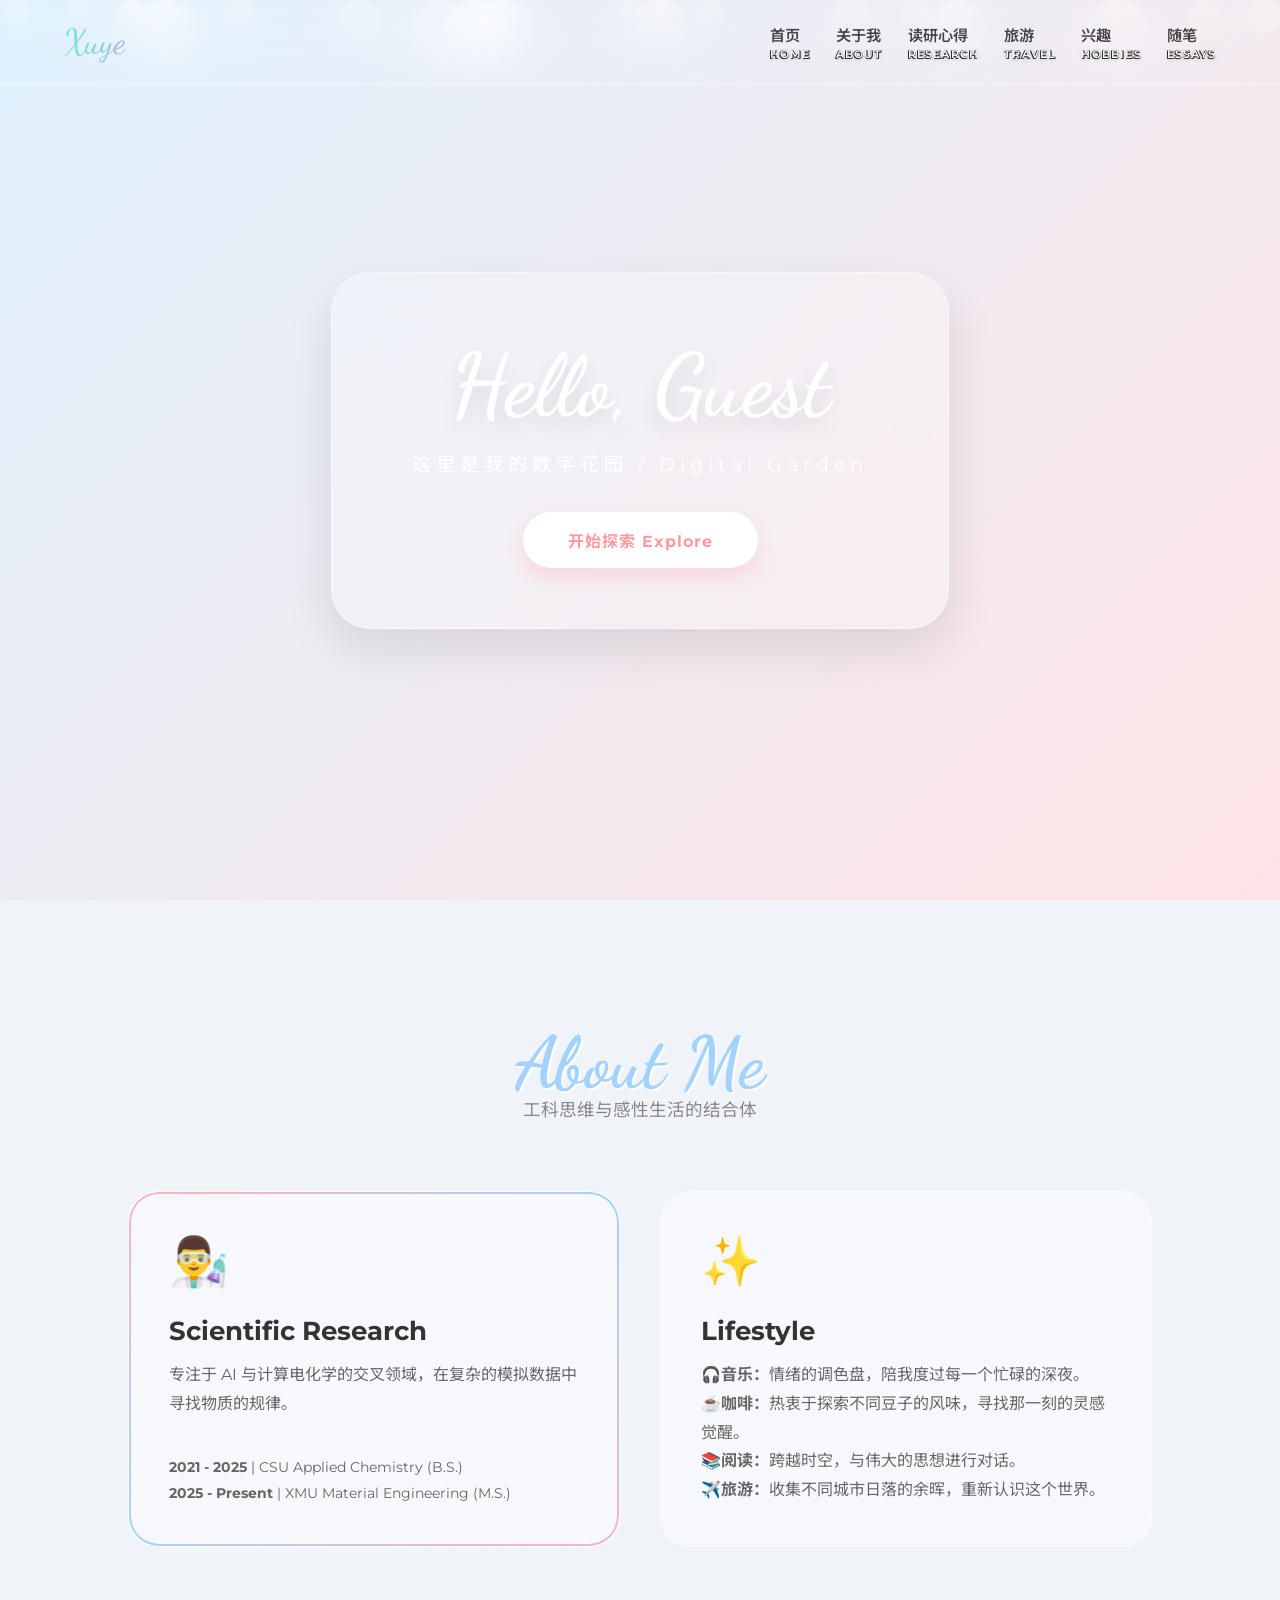
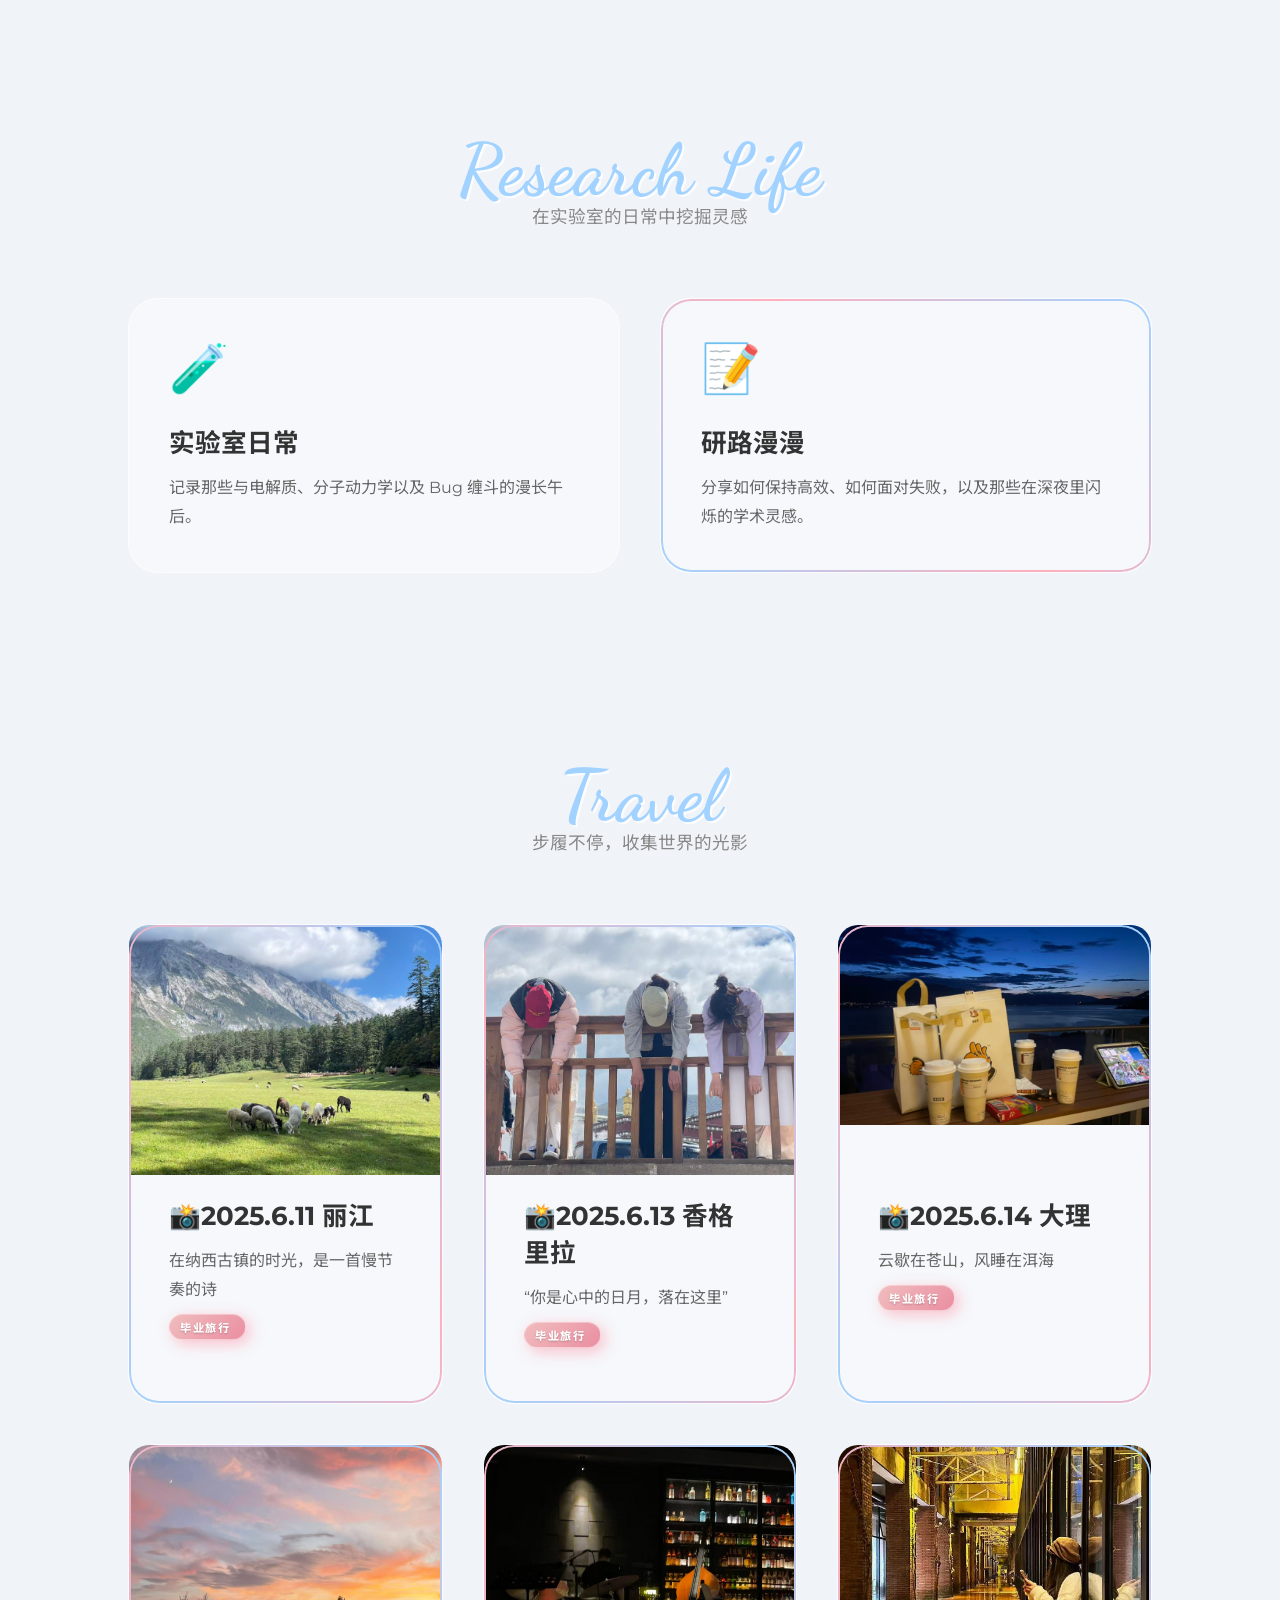
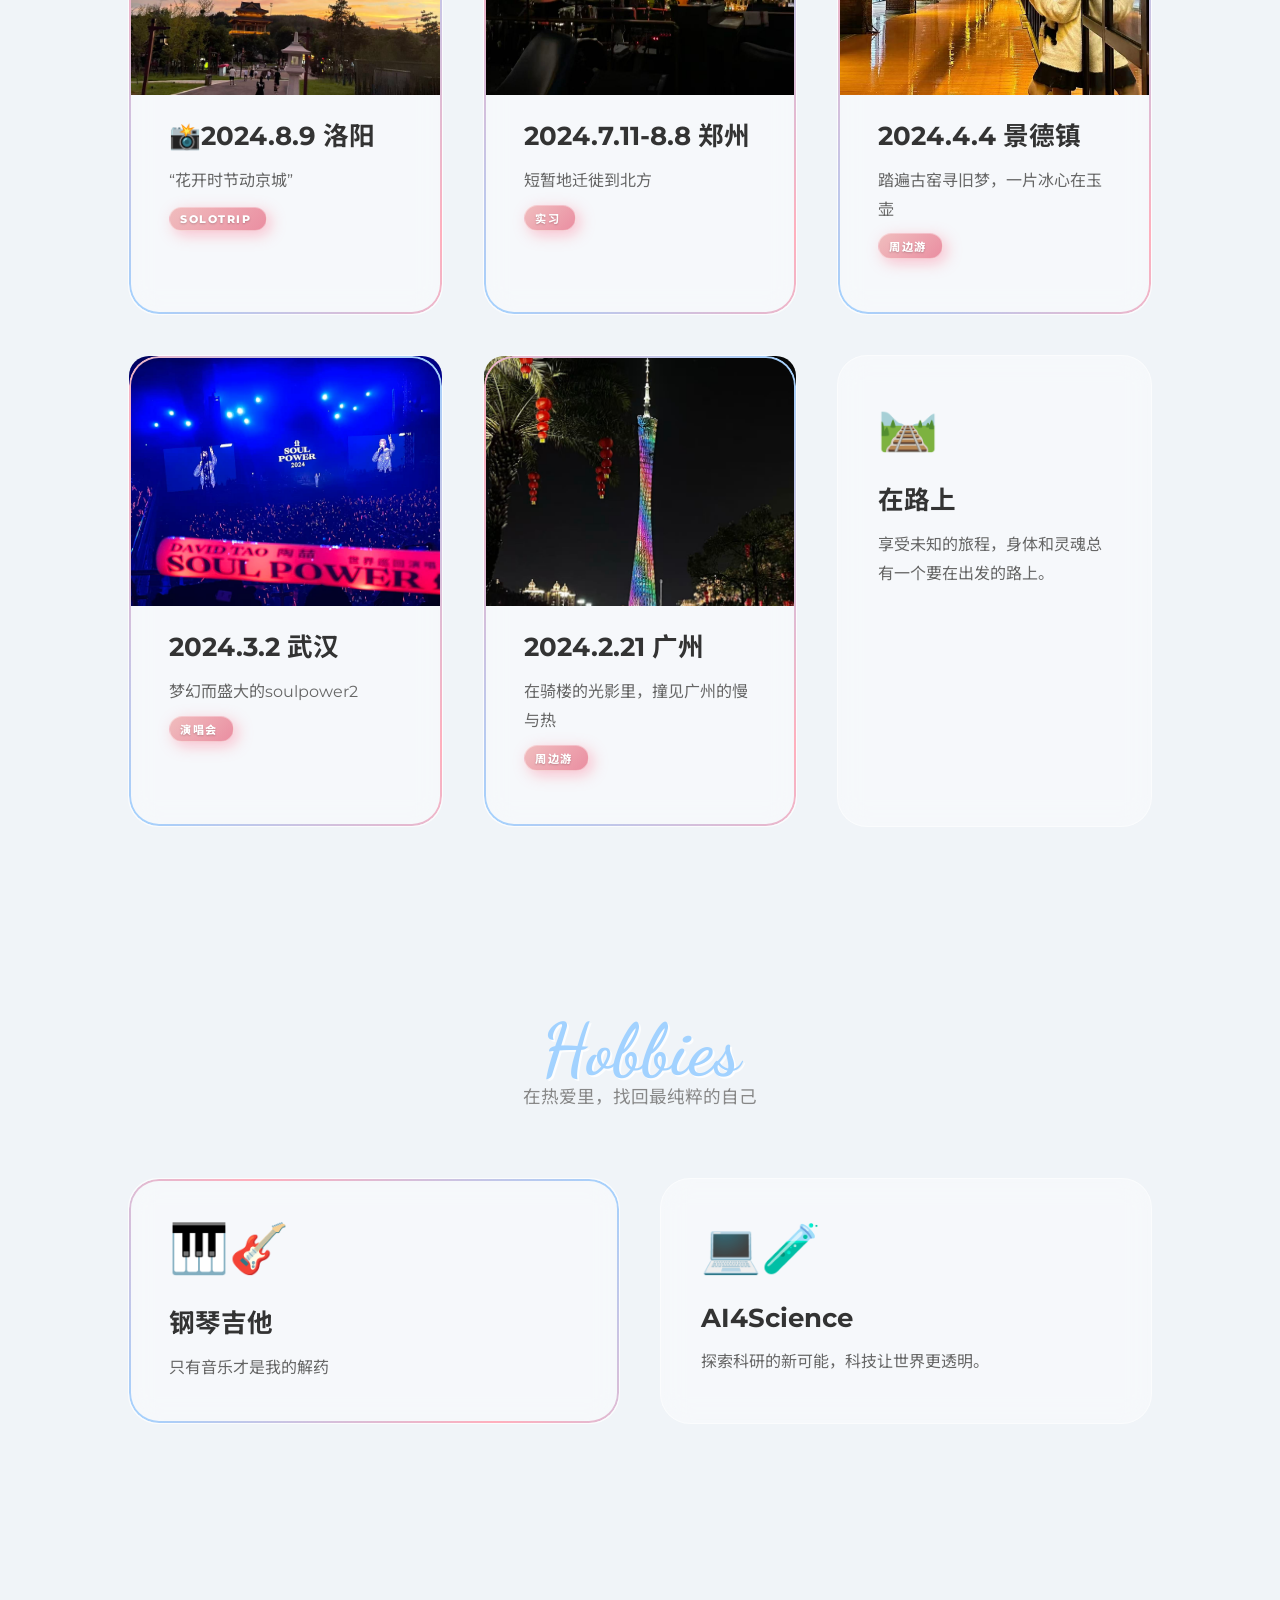
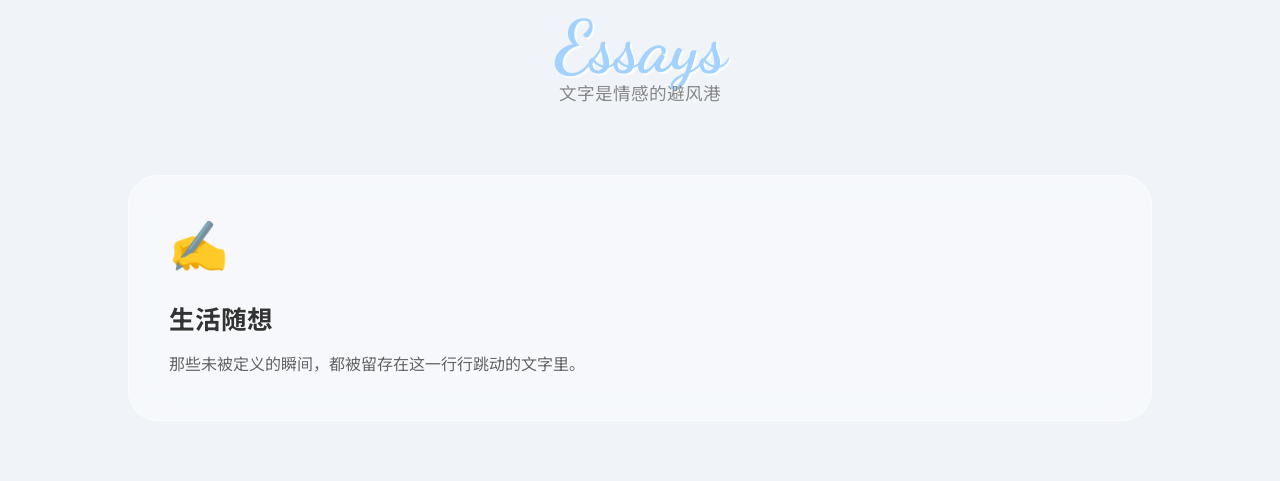
<file: index.html>
<!DOCTYPE html>
<html lang="zh-CN">

<head>
    <meta charset="UTF-8">
    <meta name="viewport" content="width=device-width, initial-scale=1.0">
    <title>Xuye's Digital Garden</title>
    <link rel="stylesheet" href="./css/style.css">
    <link
        href="https://fonts.googleapis.com/css2?family=Dancing+Script:wght@700&family=Noto+Sans+SC:wght@300;500;700&family=Montserrat:wght@400;600&display=swap"
        rel="stylesheet">
    <style>
        :root {
            --sky-blue: #a2d2ff;
            --pale-pink: #ffafbd;
            --glass: rgba(255, 255, 255, 0.25);
            --glass-border: rgba(255, 255, 255, 0.5);
            --neon-blue: #00d2ff;
            --neon-pink: #ff9a9e;
            --nav-en: #ccf3ff;
            /* 加深后的导航英文颜色 */
        }

        * {
            margin: 0;
            padding: 0;
            box-sizing: border-box;
            scroll-behavior: smooth;
        }

        body {
            font-family: 'Montserrat', 'Noto Sans SC', sans-serif;
            background: #f0f4f8;
            overflow-x: hidden;
            color: #333;
        }

        /* --- 背景粒子与视差层 --- */
        .background-container {
            position: fixed;
            top: 0;
            left: 0;
            width: 100%;
            height: 100%;
            background: linear-gradient(135deg, #e0f2fe 0%, #ffe4e6 100%);
            z-index: -2;
        }

        .bubbles {
            position: fixed;
            inset: 0;
            z-index: -1;
            pointer-events: none;
        }

        .bubble {
            position: absolute;
            background: white;
            border-radius: 50%;
            opacity: 0.4;
            animation: float-up 15s infinite ease-in-out;
        }

        @keyframes float-up {
            0% {
                transform: translateY(110vh) scale(0);
                opacity: 0;
            }

            50% {
                opacity: 0.6;
            }

            100% {
                transform: translateY(-10vh) scale(1.5);
                opacity: 0;
            }
        }

        /* --- 导航栏 --- */
        nav {
            position: fixed;
            top: 0;
            width: 100%;
            height: 85px;
            display: flex;
            justify-content: space-between;
            align-items: center;
            padding: 0 5%;
            backdrop-filter: blur(25px);
            -webkit-backdrop-filter: blur(25px);
            border-bottom: 1px solid var(--glass-border);
            z-index: 1000;
        }

        .logo {
            font-family: 'Dancing Script', cursive;
            font-size: 2.2rem;
            background: linear-gradient(to right, #74ebd5, #ACB6E5);
            -webkit-background-clip: text;
            -webkit-text-fill-color: transparent;
        }

        .nav-links {
            display: flex;
            list-style: none;
            gap: 25px;
        }

        .nav-links a {
            text-decoration: none;
            color: #444;
            font-size: 0.95rem;
            font-weight: 600;
            text-align: center;
            transition: 0.3s;
        }

        .nav-links a span {
            display: block;
            font-size: 0.7rem;
            color: #ffffff;
            /* 文字改为纯白 */
            text-transform: uppercase;
            letter-spacing: 1.2px;
            margin-top: 2px;
            /* 核心修改：灰色阴影描边效果 */
            text-shadow:
                -0.5px -0.5px 0 #323131,
                0.5px -0.5px 0 #323131,
                -0.5px 0.5px 0 #323131,
                0.5px 0.5px 0 #323131,
                0px 2px 4px rgba(0, 0, 0, 0.2);
        }

        .nav-links a:hover {
            color: var(--neon-pink);
            transform: translateY(-3px);
        }

        /* --- 首页 Hero (严格复刻 Digital Garden 文字) --- */
        .hero {
            height: 100vh;
            display: flex;
            flex-direction: column;
            justify-content: center;
            align-items: center;
            text-align: center;
            background: url('https://images.unsplash.com/photo-1464822759023-fed622ff2c3b?auto=format&fit=crop&w=1920&q=80') center/cover no-repeat;
            background-attachment: fixed;
        }

        .hero-glass {
            background: var(--glass);
            backdrop-filter: blur(20px);
            padding: 60px 80px;
            border-radius: 40px;
            border: 1px solid var(--glass-border);
            box-shadow: 0 20px 50px rgba(0, 0, 0, 0.1);
        }

        .hero h1 {
            font-family: 'Dancing Script', cursive;
            font-size: 5.5rem;
            color: white;
            text-shadow: 0 10px 20px rgba(0, 0, 0, 0.1);
            margin-bottom: 10px;
        }

        .hero p {
            font-size: 1.2rem;
            color: white;
            letter-spacing: 5px;
            margin-bottom: 35px;
        }

        .btn-fancy {
            padding: 16px 45px;
            background: white;
            color: #ff9a9e;
            text-decoration: none;
            border-radius: 50px;
            font-weight: 700;
            letter-spacing: 1px;
            box-shadow: 0 10px 20px rgba(255, 154, 158, 0.3);
            transition: 0.4s;
            display: inline-block;
        }

        .btn-fancy:hover {
            transform: scale(1.1);
            background: var(--sky-blue);
            color: white;
        }

        /* --- 内容区域 --- */
        .container {
            padding: 120px 10% 60px;
        }

        .section-title {
            text-align: center;
            margin-bottom: 70px;
        }

        .section-title h2 {
            font-family: 'Dancing Script', cursive;
            font-size: 4.5rem;
            color: var(--sky-blue);
            text-shadow: 2px 2px 0px rgba(255, 255, 255, 0.8);
        }

        .section-title p {
            font-size: 1.1rem;
            color: #888;
            margin-top: -10px;
        }

        .card-grid {
            display: grid;
            grid-template-columns: repeat(auto-fit, minmax(300px, 1fr));
            gap: 40px;
        }

        /* 3D 玻璃拟态卡片 */
        .glass-card {
            background: rgba(255, 255, 255, 0.4);
            backdrop-filter: blur(15px);
            border-radius: 30px;
            padding: 40px;
            border: 1px solid var(--glass-border);
            transition: all 0.6s cubic-bezier(0.23, 1, 0.32, 1);
            position: relative;
            cursor: pointer;
            transform-style: preserve-3d;
        }

        .glass-card:hover {
            transform: translateY(-20px) rotateX(10deg) rotateY(10deg);
            background: rgba(255, 255, 255, 0.6);
            box-shadow: 0 30px 60px rgba(0, 0, 0, 0.1);
        }

        /* 荧光描边脉冲 */
        .neon-border::after {
            content: '';
            position: absolute;
            inset: 0;
            border-radius: 30px;
            padding: 2px;
            background: linear-gradient(45deg, var(--sky-blue), var(--pale-pink), var(--sky-blue));
            -webkit-mask: linear-gradient(#fff 0 0) content-box, linear-gradient(#fff 0 0);
            mask-composite: exclude;
            animation: border-glow 4s infinite linear;
        }

        @keyframes border-glow {
            0% {
                filter: hue-rotate(0deg);
            }

            100% {
                filter: hue-rotate(360deg);
            }
        }

        .card-icon {
            font-size: 3rem;
            margin-bottom: 25px;
            display: block;
        }

        .glass-card h3 {
            font-size: 1.6rem;
            margin-bottom: 15px;
            color: #333;
        }

        .glass-card p {
            font-size: 1rem;
            line-height: 1.8;
            color: #666;
        }

        /* 针对手机端的深度优化 */
        @media (max-width: 768px) {

            /* 1. 导航栏优化：减小高度，防止遮挡内容 */
            nav {
                height: 70px;
                padding: 0 15px;
            }

            /* 2. 首页文字大小调整，防止溢出屏幕 */
            .hero h1 {
                font-size: 3rem !important;
            }

            .hero-glass {
                padding: 40px 20px;
                width: 90%;
            }

            /* 3. 核心修复：取消手机端的 3D 旋转效果，防止卡片飞出 */
            .glass-card,
            .flip-card-inner {
                transform: none !important;
                transition: none !important;
            }

            .glass-card:hover {
                transform: translateY(-5px) !important;
                /* 手机端只做微小的上移 */
                box-shadow: 0 10px 20px rgba(0, 0, 0, 0.1);
            }

            /* 核心修复：首页背景图在手机端显示 */
            .hero {
                /* 将背景附件设为 scroll 或 initial 以解决兼容性问题 */
                background-attachment: scroll !important;
                /* 确保图片能盖满容器 */
                background-size: cover !important;
                background-position: center center !important;
                /* 增加最小高度确保手机端显示完整 */
                min-height: 100vh;
            }

            /* 同时也修复全局背景的 fixed 问题 */
            .background-container {
                background-attachment: scroll !important;
            }

            /* 4. 高度自适应：允许卡片根据文字多少自动变长 */
            .glass-card,
            .flip-card {
                height: auto !important;
                min-height: 200px;
                padding: 30px 20px !important;
            }

            /* 5. 网格调整：确保手机上一行只有一个卡片 */
            .card-grid,
            .about-grid {
                grid-template-columns: 1fr !important;
                gap: 20px;
            }
        }
    </style>
</head>

<body>

    <div class="background-container"></div>
    <div class="bubbles" id="bubble-container"></div>

    <nav>
        <div class="logo">Xuye</div>
        <ul class="nav-links">
            <li><a href="#home">首页<span>Home</span></a></li>
            <li><a href="#about">关于我<span>About</span></a></li>
            <li><a href="#grad">读研心得<span>Research</span></a></li>
            <li><a href="#travel">旅游<span>Travel</span></a></li>
            <li><a href="#hobbies">兴趣<span>Hobbies</span></a></li>
            <li><a href="#essays">随笔<span>Essays</span></a></li>
        </ul>
    </nav>

    <section id="home" class="hero">
        <div class="hero-glass">
            <h1>Hello, Guest</h1>
            <p>这里是我的数字花园 / Digital Garden</p>
            <a href="#about" class="btn-fancy">开始探索 Explore</a>
        </div>
    </section>

    <section id="about" class="container">
        <div class="section-title">
            <h2>About Me</h2>
            <p>工科思维与感性生活的结合体</p>
        </div>

        <div class="card-grid">
            <div class="glass-card neon-border">
                <span class="card-icon">👨‍🔬</span>
                <h3>Scientific Research</h3>
                <p>专注于 AI 与计算电化学的交叉领域，在复杂的模拟数据中寻找物质的规律。</p>

                <div style="margin-top: 20px; padding-top: 15px; border-top: 1px solid rgba(255,255,255,0.3);">
                    <p style="font-size: 0.9rem; line-height: 1.8;">
                        <strong>2021 - 2025</strong> | CSU Applied Chemistry (B.S.)<br>
                        <strong>2025 - Present</strong> | XMU Material Engineering (M.S.)
                    </p>
                </div>
            </div>

            <div class="glass-card">
                <span class="card-icon">✨</span>
                <h3>Lifestyle</h3>
                <p><strong>🎧音乐：</strong>情绪的调色盘，陪我度过每一个忙碌的深夜。<br>
                    <strong>☕咖啡：</strong>热衷于探索不同豆子的风味，寻找那一刻的灵感觉醒。<br>
                    <strong>📚阅读：</strong>跨越时空，与伟大的思想进行对话。<br>
                    <strong>✈️旅游：</strong>收集不同城市日落的余晖，重新认识这个世界。
                </p>
            </div>
        </div>
    </section>

    <section id="grad" class="container">
        <div class="section-title">
            <h2>Research Life</h2>
            <p>在实验室的日常中挖掘灵感</p>
        </div>
        <div class="card-grid">
            <div class="glass-card">
                <span class="card-icon">🧪</span>
                <h3>实验室日常</h3>
                <p>记录那些与电解质、分子动力学以及 Bug 缠斗的漫长午后。</p>
            </div>
            <div class="glass-card neon-border">
                <span class="card-icon">📝</span>
                <h3>研路漫漫</h3>
                <p>分享如何保持高效、如何面对失败，以及那些在深夜里闪烁的学术灵感。</p>
            </div>
        </div>
    </section>

    <section id="travel" class="container">
        <div class="section-title">
            <h2>Travel</h2>
            <p>步履不停，收集世界的光影</p>
        </div>
        <div class="card-grid">

            <a href="pages/lijiang/lijiang.html" class="glass-card neon-border"
                style="text-decoration: none; display: block; color: inherit;">
                <div id="lijiang" class="card-image-wrapper">
                    <img src="pages/lijiang/lijiang-5.jpg">
                </div>
                <div class="card-content" style="position: relative; padding-bottom: 50px;">
                    <h3>📸2025.6.11 丽江</h3>
                    <p>在纳西古镇的时光，是一首慢节奏的诗</p>
                    <span class="category-tag">毕业旅行</span>
                </div>
            </a>

            <a href="pages/xianggelila/xianggelila.html" class="glass-card neon-border"
                style="text-decoration: none; display: block; color: inherit;">
                <div id="xianggelila" class="card-image-wrapper">
                    <img src="pages/xianggelila/cover.jpg">
                </div>
                <div class="card-content" style="position: relative; padding-bottom: 50px;">
                    <h3>📸2025.6.13 香格里拉</h3>
                    <p>“你是心中的日月，落在这里”</p>
                    <span class="category-tag">毕业旅行</span>
                </div>
            </a>

            <a href="pages/dali/dali.html" class="glass-card neon-border"
                style="text-decoration: none; display: block; color: inherit;">
                <div id="dali" class="card-image-wrapper" style="position: relative; padding-bottom: 50px;">
                    <img src="pages/dali/cover.jpg">
                </div>
                <div class="card-content">
                    <h3>📸2025.6.14 大理</h3>
                    <p>云歇在苍山，风睡在洱海</p>
                    <span class="category-tag">毕业旅行</span>
                </div>
            </a>

            <a href="pages/luoyang/luoyang.html" class="glass-card neon-border"
                style="text-decoration: none; display: block; color: inherit;">
                <div id="luoyang" class="card-image-wrapper">
                    <img src="pages/luoyang/cover.jpg">
                </div>
                <div class="card-content" style="position: relative; padding-bottom: 50px;">
                    <h3>📸2024.8.9 洛阳</h3>
                    <p>“花开时节动京城”</p>
                    <span class="category-tag">solotrip</span>
                </div>
            </a>

            <a href="pages/zhengzhou/zhengzhou.html" class="glass-card neon-border"
                style="text-decoration: none; display: block; color: inherit;">
                <div id="zhengzhou" class="card-image-wrapper">
                    <img src="pages/zhengzhou/cover.jpg">
                </div>
                <div class="card-content" style="position: relative; padding-bottom: 50px;">
                    <h3>2024.7.11-8.8 郑州</h3>
                    <p>短暂地迁徙到北方</p>
                    <span class="category-tag">实习</span>
                </div>
            </a>

            <a href="pages/jingdezhen/jingdezhen.html" class="glass-card neon-border"
                style="text-decoration: none; display: block; color: inherit;">
                <div id="jingdezhen" class="card-image-wrapper">
                    <img src="pages/jingdezhen/cover.jpg">
                </div>
                <div class="card-content" style="position: relative; padding-bottom: 50px;">
                    <h3>2024.4.4 景德镇</h3>
                    <p>踏遍古窑寻旧梦，一片冰心在玉壶</p>
                    <span class="category-tag">周边游</span>
                </div>
            </a>

            <a href="pages/wuhan/wuhan.html" class="glass-card neon-border"
                style="text-decoration: none; display: block; color: inherit;">
                <div id="wuhan" class="card-image-wrapper">
                    <img src="pages/wuhan/cover.jpg">
                </div>
                <div class="card-content" style="position: relative; padding-bottom: 50px;">
                    <h3>2024.3.2 武汉</h3>
                    <p>梦幻而盛大的soulpower2</p>
                    <span class="category-tag">演唱会</span>
                </div>
            </a>

            <a href="pages/guangzhou/guangzhou.html" class="glass-card neon-border"
                style="text-decoration: none; display: block; color: inherit;">
                <div id="guangzhou" class="card-image-wrapper">
                    <img src="pages/guangzhou/cover.jpg">
                </div>
                <div class="card-content" style="position: relative; padding-bottom: 50px;">
                    <h3>2024.2.21 广州</h3>
                    <p>在骑楼的光影里，撞见广州的慢与热</p>
                    <span class="category-tag">周边游</span>
                </div>
            </a>

            <div class="glass-card">
                <span class="card-icon">🛤️</span>
                <h3>在路上</h3>
                <p>享受未知的旅程，身体和灵魂总有一个要在出发的路上。</p>
            </div>
        </div>
    </section>

    <section id="hobbies" class="container">
        <div class="section-title">
            <h2>Hobbies</h2>
            <p>在热爱里，找回最纯粹的自己</p>
        </div>
        <div class="card-grid">
            <div class="glass-card neon-border">
                <span class="card-icon">🎹🎸</span>
                <h3>钢琴吉他</h3>
                <p>只有音乐才是我的解药</p>
            </div>
            <div class="glass-card">
                <span class="card-icon">💻🧪</span>
                <h3>AI4Science</h3>
                <p>探索科研的新可能，科技让世界更透明。</p>
            </div>
        </div>
    </section>

    <section id="essays" class="container">
        <div class="section-title">
            <h2>Essays</h2>
            <p>文字是情感的避风港</p>
        </div>
        <div class="card-grid">
            <div class="glass-card">
                <span class="card-icon">✍️</span>
                <h3>生活随想</h3>
                <p>那些未被定义的瞬间，都被留存在这一行行跳动的文字里。</p>
            </div>
        </div>
    </section>

    <script>
        // 粒子背景逻辑
        const container = document.getElementById('bubble-container');
        for (let i = 0; i < 25; i++) {
            const bubble = document.createElement('div');
            bubble.className = 'bubble';
            const size = Math.random() * 50 + 20 + 'px';
            bubble.style.width = size; bubble.style.height = size;
            bubble.style.left = Math.random() * 100 + 'vw';
            bubble.style.animationDuration = Math.random() * 8 + 10 + 's';
            bubble.style.animationDelay = Math.random() * 5 + 's';
            container.appendChild(bubble);
        }

        // 3D 倾斜动效逻辑
        document.querySelectorAll('.glass-card').forEach(card => {
            card.addEventListener('mousemove', e => {
                let rect = card.getBoundingClientRect();
                let x = e.clientX - rect.left, y = e.clientY - rect.top;
                let centerX = rect.width / 2, centerY = rect.height / 2;
                let rotateX = (y - centerY) / 10, rotateY = (centerX - x) / 10;
                card.style.transform = `perspective(1000px) translateY(-10px) rotateX(${rotateX}deg) rotateY(${rotateY}deg)`;
            });
            card.addEventListener('mouseleave', () => {
                card.style.transform = `perspective(1000px) translateY(0) rotateX(0) rotateY(0)`;
            });
        });
    </script>
</body>

</html>
</file>
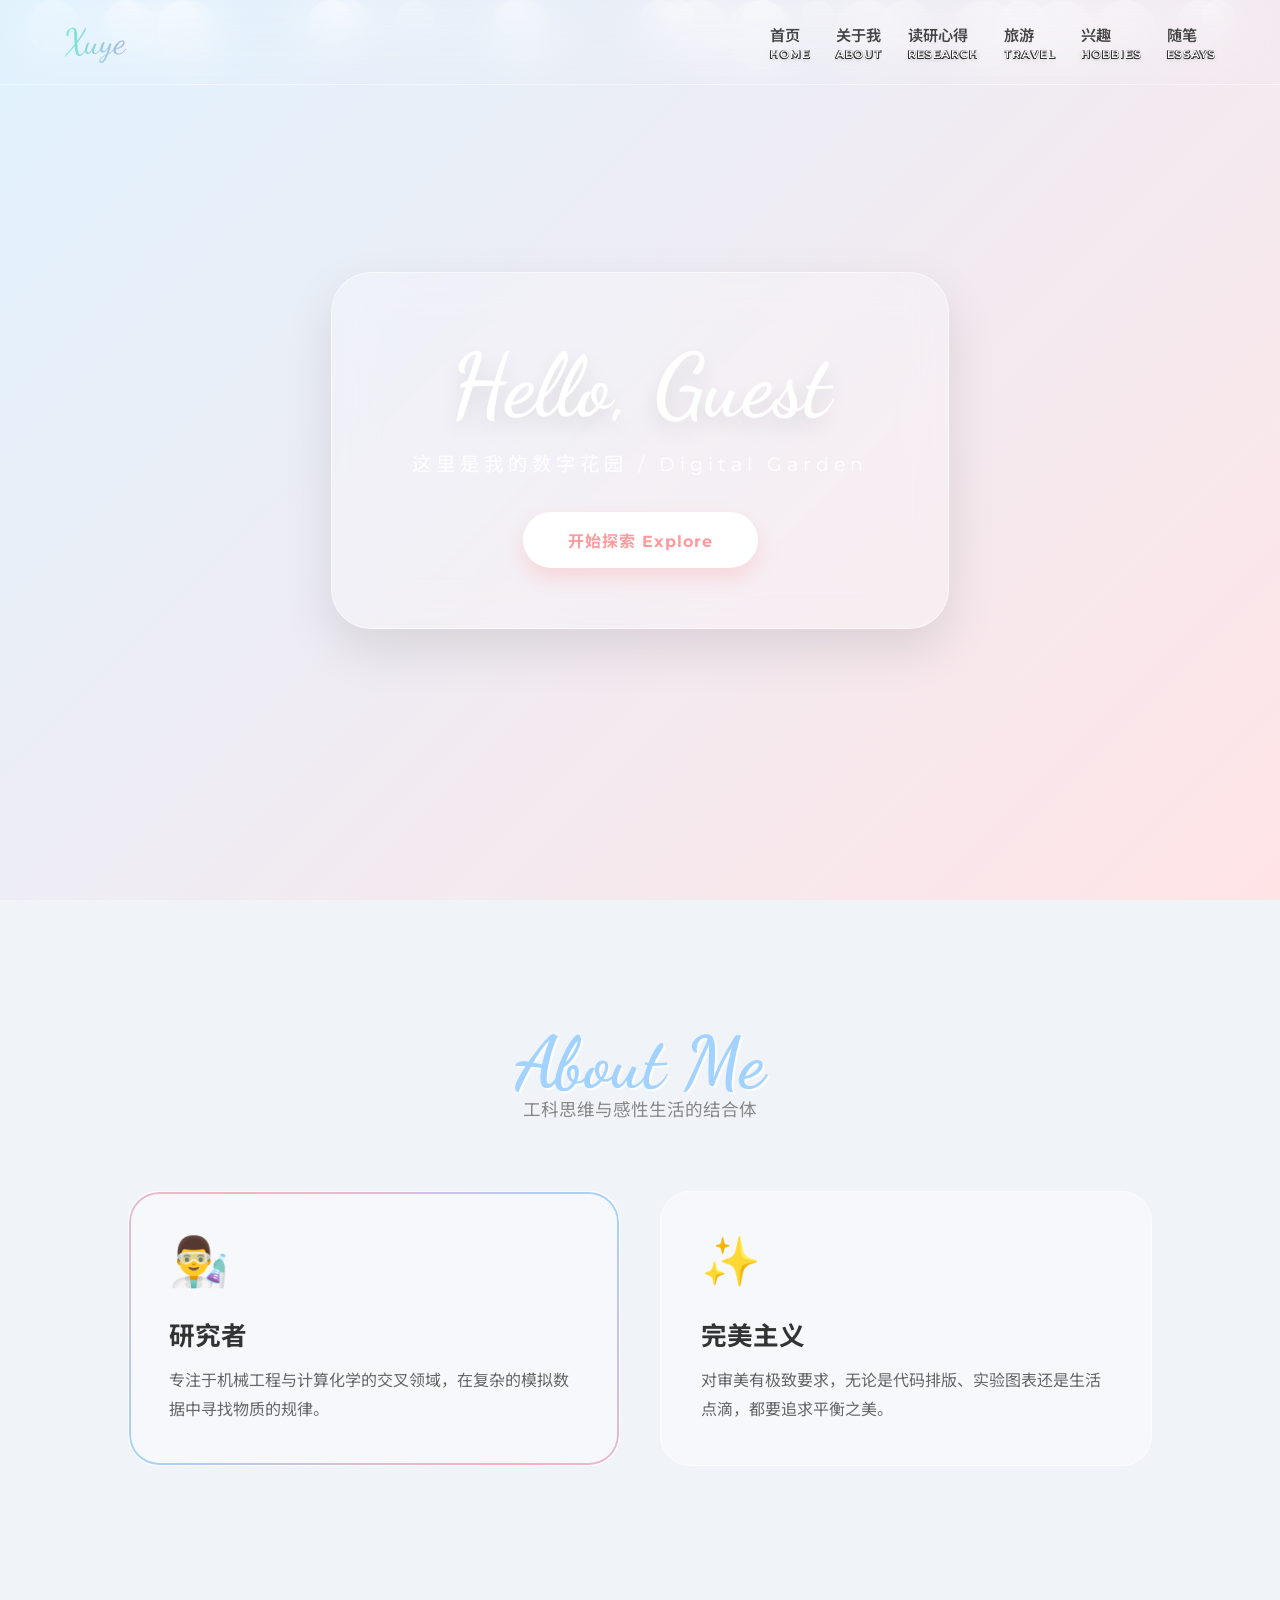
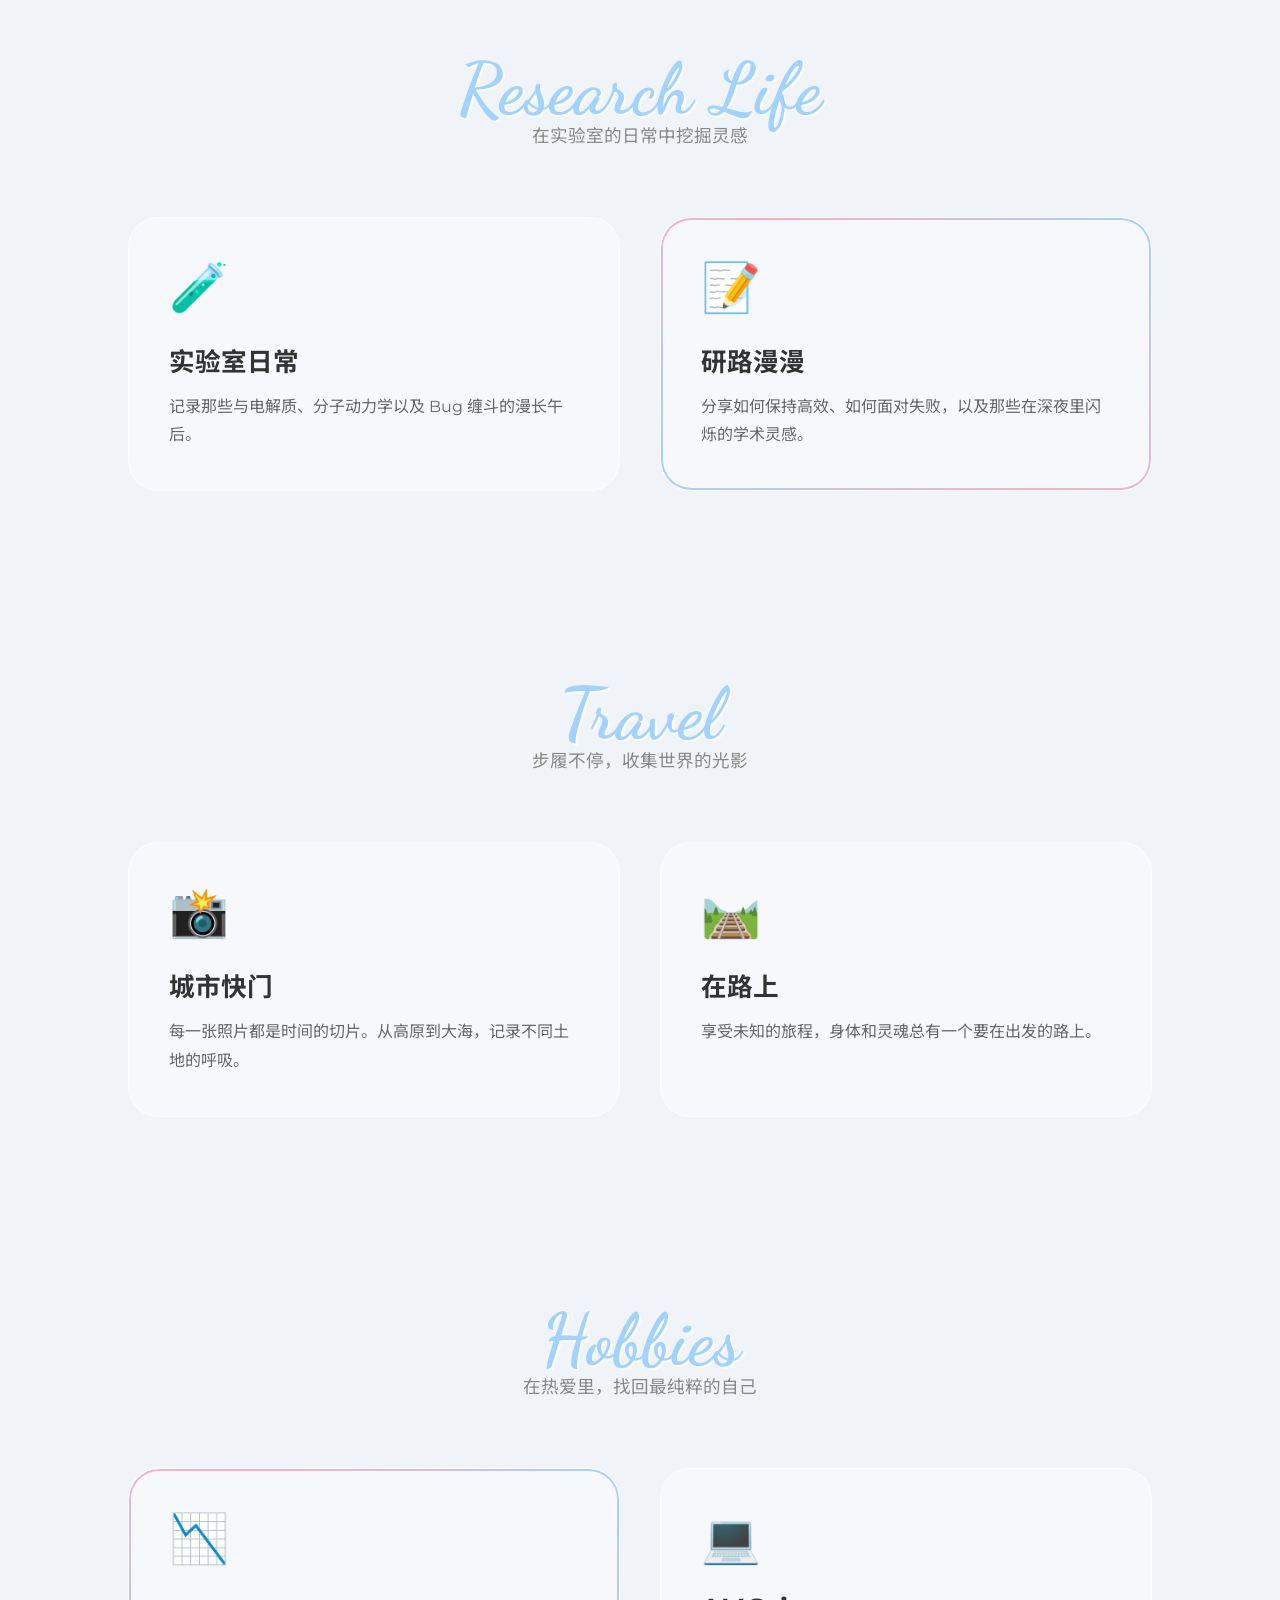
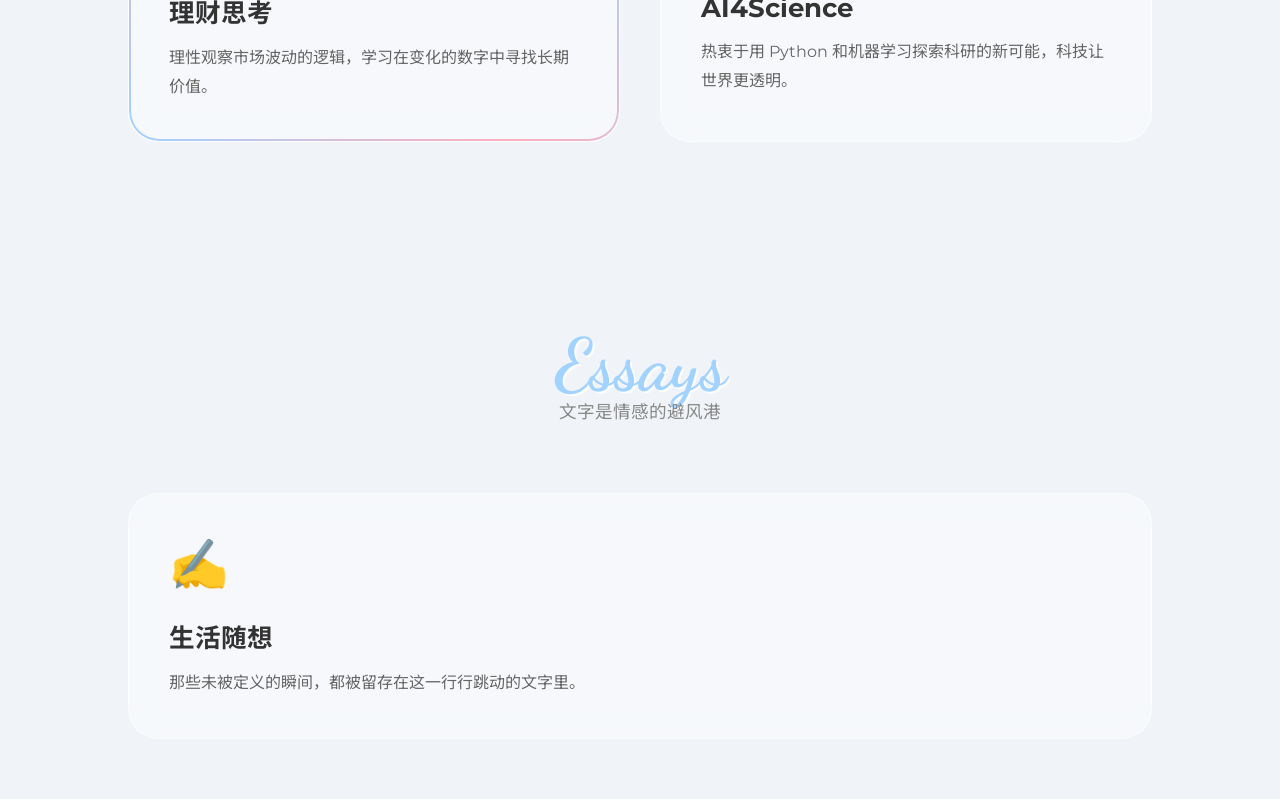
<file: html2.html>
<!DOCTYPE html>
<html lang="zh-CN">
<head>
    <meta charset="UTF-8">
    <meta name="viewport" content="width=device-width, initial-scale=1.0">
    <title>Xuye's Digital Garden</title>
    <link href="https://fonts.googleapis.com/css2?family=Dancing+Script:wght@700&family=Noto+Sans+SC:wght@300;500;700&family=Montserrat:wght@400;600&display=swap" rel="stylesheet">
    <style>
        :root {
            --sky-blue: #a2d2ff;
            --pale-pink: #ffafbd;
            --glass: rgba(255, 255, 255, 0.25);
            --glass-border: rgba(255, 255, 255, 0.5);
            --neon-blue: #00d2ff;
            --neon-pink: #ff9a9e;
            --nav-en: #ccf3ff; /* 加深后的导航英文颜色 */
        }

        * { margin: 0; padding: 0; box-sizing: border-box; scroll-behavior: smooth; }
        body {
            font-family: 'Montserrat', 'Noto Sans SC', sans-serif;
            background: #f0f4f8;
            overflow-x: hidden;
            color: #333;
        }

        /* --- 背景粒子与视差层 --- */
        .background-container {
            position: fixed;
            top: 0; left: 0; width: 100%; height: 100%;
            background: linear-gradient(135deg, #e0f2fe 0%, #ffe4e6 100%);
            z-index: -2;
        }
        .bubbles {
            position: fixed; inset: 0; z-index: -1; pointer-events: none;
        }
        .bubble {
            position: absolute; background: white; border-radius: 50%; opacity: 0.4;
            animation: float-up 15s infinite ease-in-out;
        }
        @keyframes float-up {
            0% { transform: translateY(110vh) scale(0); opacity: 0; }
            50% { opacity: 0.6; }
            100% { transform: translateY(-10vh) scale(1.5); opacity: 0; }
        }

        /* --- 导航栏 --- */
        nav {
            position: fixed; top: 0; width: 100%; height: 85px;
            display: flex; justify-content: space-between; align-items: center;
            padding: 0 5%; backdrop-filter: blur(25px); -webkit-backdrop-filter: blur(25px);
            border-bottom: 1px solid var(--glass-border); z-index: 1000;
        }
        .logo {
            font-family: 'Dancing Script', cursive; font-size: 2.2rem;
            background: linear-gradient(to right, #74ebd5, #ACB6E5);
            -webkit-background-clip: text; -webkit-text-fill-color: transparent;
        }
        .nav-links { display: flex; list-style: none; gap: 25px; }
        .nav-links a {
            text-decoration: none; color: #444; font-size: 0.95rem; font-weight: 600;
            text-align: center; transition: 0.3s;
        }
        .nav-links a span { 
           display: block; 
           font-size: 0.7rem; 
           color: #ffffff;          /* 文字改为纯白 */
           text-transform: uppercase; 
           letter-spacing: 1.2px;
           margin-top: 2px;
    /* 核心修改：灰色阴影描边效果 */
           text-shadow: 
            -0.5px -0.5px 0 #323131,  
             0.5px -0.5px 0 #323131,
            -0.5px  0.5px 0 #323131,
             0.5px  0.5px 0 #323131,
             0px 2px 4px rgba(0,0,0,0.2);
        }
        .nav-links a:hover { color: var(--neon-pink); transform: translateY(-3px); }

        /* --- 首页 Hero (严格复刻 Digital Garden 文字) --- */
        .hero {
            height: 100vh; display: flex; flex-direction: column;
            justify-content: center; align-items: center; text-align: center;
            background: url('https://images.unsplash.com/photo-1464822759023-fed622ff2c3b?auto=format&fit=crop&w=1920&q=80') center/cover no-repeat;
            background-attachment: fixed;
        }
        .hero-glass {
            background: var(--glass); backdrop-filter: blur(20px);
            padding: 60px 80px; border-radius: 40px; border: 1px solid var(--glass-border);
            box-shadow: 0 20px 50px rgba(0,0,0,0.1);
        }
        .hero h1 {
            font-family: 'Dancing Script', cursive; font-size: 5.5rem;
            color: white; text-shadow: 0 10px 20px rgba(0,0,0,0.1); margin-bottom: 10px;
        }
        .hero p { font-size: 1.2rem; color: white; letter-spacing: 5px; margin-bottom: 35px; }
        
        .btn-fancy {
            padding: 16px 45px; background: white; color: #ff9a9e;
            text-decoration: none; border-radius: 50px; font-weight: 700;
            letter-spacing: 1px; box-shadow: 0 10px 20px rgba(255,154,158,0.3);
            transition: 0.4s; display: inline-block;
        }
        .btn-fancy:hover { transform: scale(1.1); background: var(--sky-blue); color: white; }

        /* --- 内容区域 --- */
        .container { padding: 120px 10% 60px; }
        .section-title { text-align: center; margin-bottom: 70px; }
        .section-title h2 {
            font-family: 'Dancing Script', cursive; font-size: 4.5rem;
            color: var(--sky-blue); text-shadow: 2px 2px 0px rgba(255,255,255,0.8);
        }
        .section-title p { font-size: 1.1rem; color: #888; margin-top: -10px; }

        .card-grid { display: grid; grid-template-columns: repeat(auto-fit, minmax(300px, 1fr)); gap: 40px; }

        /* 3D 玻璃拟态卡片 */
        .glass-card {
            background: rgba(255, 255, 255, 0.4); backdrop-filter: blur(15px);
            border-radius: 30px; padding: 40px; border: 1px solid var(--glass-border);
            transition: all 0.6s cubic-bezier(0.23, 1, 0.32, 1); position: relative;
            cursor: pointer; transform-style: preserve-3d;
        }
        .glass-card:hover {
            transform: translateY(-20px) rotateX(10deg) rotateY(10deg);
            background: rgba(255, 255, 255, 0.6); box-shadow: 0 30px 60px rgba(0,0,0,0.1);
        }

        /* 荧光描边脉冲 */
        .neon-border::after {
            content: ''; position: absolute; inset: 0; border-radius: 30px; padding: 2px;
            background: linear-gradient(45deg, var(--sky-blue), var(--pale-pink), var(--sky-blue));
            -webkit-mask: linear-gradient(#fff 0 0) content-box, linear-gradient(#fff 0 0);
            mask-composite: exclude; animation: border-glow 4s infinite linear;
        }
        @keyframes border-glow { 0% { filter: hue-rotate(0deg); } 100% { filter: hue-rotate(360deg); } }

        .card-icon { font-size: 3rem; margin-bottom: 25px; display: block; }
        .glass-card h3 { font-size: 1.6rem; margin-bottom: 15px; color: #333; }
        .glass-card p { font-size: 1rem; line-height: 1.8; color: #666; }

        @media (max-width: 768px) {
            .hero h1 { font-size: 3.5rem; }
            .nav-links { display: none; }
        }
    </style>
</head>
<body>

    <div class="background-container"></div>
    <div class="bubbles" id="bubble-container"></div>

    <nav>
        <div class="logo">Xuye</div>
        <ul class="nav-links">
            <li><a href="#home">首页<span>Home</span></a></li>
            <li><a href="#about">关于我<span>About</span></a></li>
            <li><a href="#grad">读研心得<span>Research</span></a></li>
            <li><a href="#travel">旅游<span>Travel</span></a></li>
            <li><a href="#hobbies">兴趣<span>Hobbies</span></a></li>
            <li><a href="#essays">随笔<span>Essays</span></a></li>
        </ul>
    </nav>

    <section id="home" class="hero">
        <div class="hero-glass">
            <h1>Hello, Guest</h1>
            <p>这里是我的数字花园 / Digital Garden</p>
            <a href="#about" class="btn-fancy">开始探索 Explore</a>
        </div>
    </section>

    <section id="about" class="container">
        <div class="section-title">
            <h2>About Me</h2>
            <p>工科思维与感性生活的结合体</p>
        </div>
        <div class="card-grid">
            <div class="glass-card neon-border">
                <span class="card-icon">👨‍🔬</span>
                <h3>研究者</h3>
                <p>专注于机械工程与计算化学的交叉领域，在复杂的模拟数据中寻找物质的规律。</p>
            </div>
            <div class="glass-card">
                <span class="card-icon">✨</span>
                <h3>完美主义</h3>
                <p>对审美有极致要求，无论是代码排版、实验图表还是生活点滴，都要追求平衡之美。</p>
            </div>
        </div>
    </section>

    <section id="grad" class="container">
        <div class="section-title">
            <h2>Research Life</h2>
            <p>在实验室的日常中挖掘灵感</p>
        </div>
        <div class="card-grid">
            <div class="glass-card">
                <span class="card-icon">🧪</span>
                <h3>实验室日常</h3>
                <p>记录那些与电解质、分子动力学以及 Bug 缠斗的漫长午后。</p>
            </div>
            <div class="glass-card neon-border">
                <span class="card-icon">📝</span>
                <h3>研路漫漫</h3>
                <p>分享如何保持高效、如何面对失败，以及那些在深夜里闪烁的学术灵感。</p>
            </div>
        </div>
    </section>

    <section id="travel" class="container">
        <div class="section-title">
            <h2>Travel</h2>
            <p>步履不停，收集世界的光影</p>
        </div>
        <div class="card-grid">
            <div class="glass-card">
                <span class="card-icon">📸</span>
                <h3>城市快门</h3>
                <p>每一张照片都是时间的切片。从高原到大海，记录不同土地的呼吸。</p>
            </div>
            <div class="glass-card">
                <span class="card-icon">🛤️</span>
                <h3>在路上</h3>
                <p>享受未知的旅程，身体和灵魂总有一个要在出发的路上。</p>
            </div>
        </div>
    </section>

    <section id="hobbies" class="container">
        <div class="section-title">
            <h2>Hobbies</h2>
            <p>在热爱里，找回最纯粹的自己</p>
        </div>
        <div class="card-grid">
            <div class="glass-card neon-border">
                <span class="card-icon">📉</span>
                <h3>理财思考</h3>
                <p>理性观察市场波动的逻辑，学习在变化的数字中寻找长期价值。</p>
            </div>
            <div class="glass-card">
                <span class="card-icon">💻</span>
                <h3>AI4Science</h3>
                <p>热衷于用 Python 和机器学习探索科研的新可能，科技让世界更透明。</p>
            </div>
        </div>
    </section>

    <section id="essays" class="container">
        <div class="section-title">
            <h2>Essays</h2>
            <p>文字是情感的避风港</p>
        </div>
        <div class="card-grid">
            <div class="glass-card">
                <span class="card-icon">✍️</span>
                <h3>生活随想</h3>
                <p>那些未被定义的瞬间，都被留存在这一行行跳动的文字里。</p>
            </div>
        </div>
    </section>

    <script>
        // 粒子背景逻辑
        const container = document.getElementById('bubble-container');
        for (let i = 0; i < 25; i++) {
            const bubble = document.createElement('div');
            bubble.className = 'bubble';
            const size = Math.random() * 50 + 20 + 'px';
            bubble.style.width = size; bubble.style.height = size;
            bubble.style.left = Math.random() * 100 + 'vw';
            bubble.style.animationDuration = Math.random() * 8 + 10 + 's';
            bubble.style.animationDelay = Math.random() * 5 + 's';
            container.appendChild(bubble);
        }

        // 3D 倾斜动效逻辑
        document.querySelectorAll('.glass-card').forEach(card => {
            card.addEventListener('mousemove', e => {
                let rect = card.getBoundingClientRect();
                let x = e.clientX - rect.left, y = e.clientY - rect.top;
                let centerX = rect.width / 2, centerY = rect.height / 2;
                let rotateX = (y - centerY) / 10, rotateY = (centerX - x) / 10;
                card.style.transform = `perspective(1000px) translateY(-10px) rotateX(${rotateX}deg) rotateY(${rotateY}deg)`;
            });
            card.addEventListener('mouseleave', () => {
                card.style.transform = `perspective(1000px) translateY(0) rotateX(0) rotateY(0)`;
            });
        });
    </script>
</body>
</html>
</file>
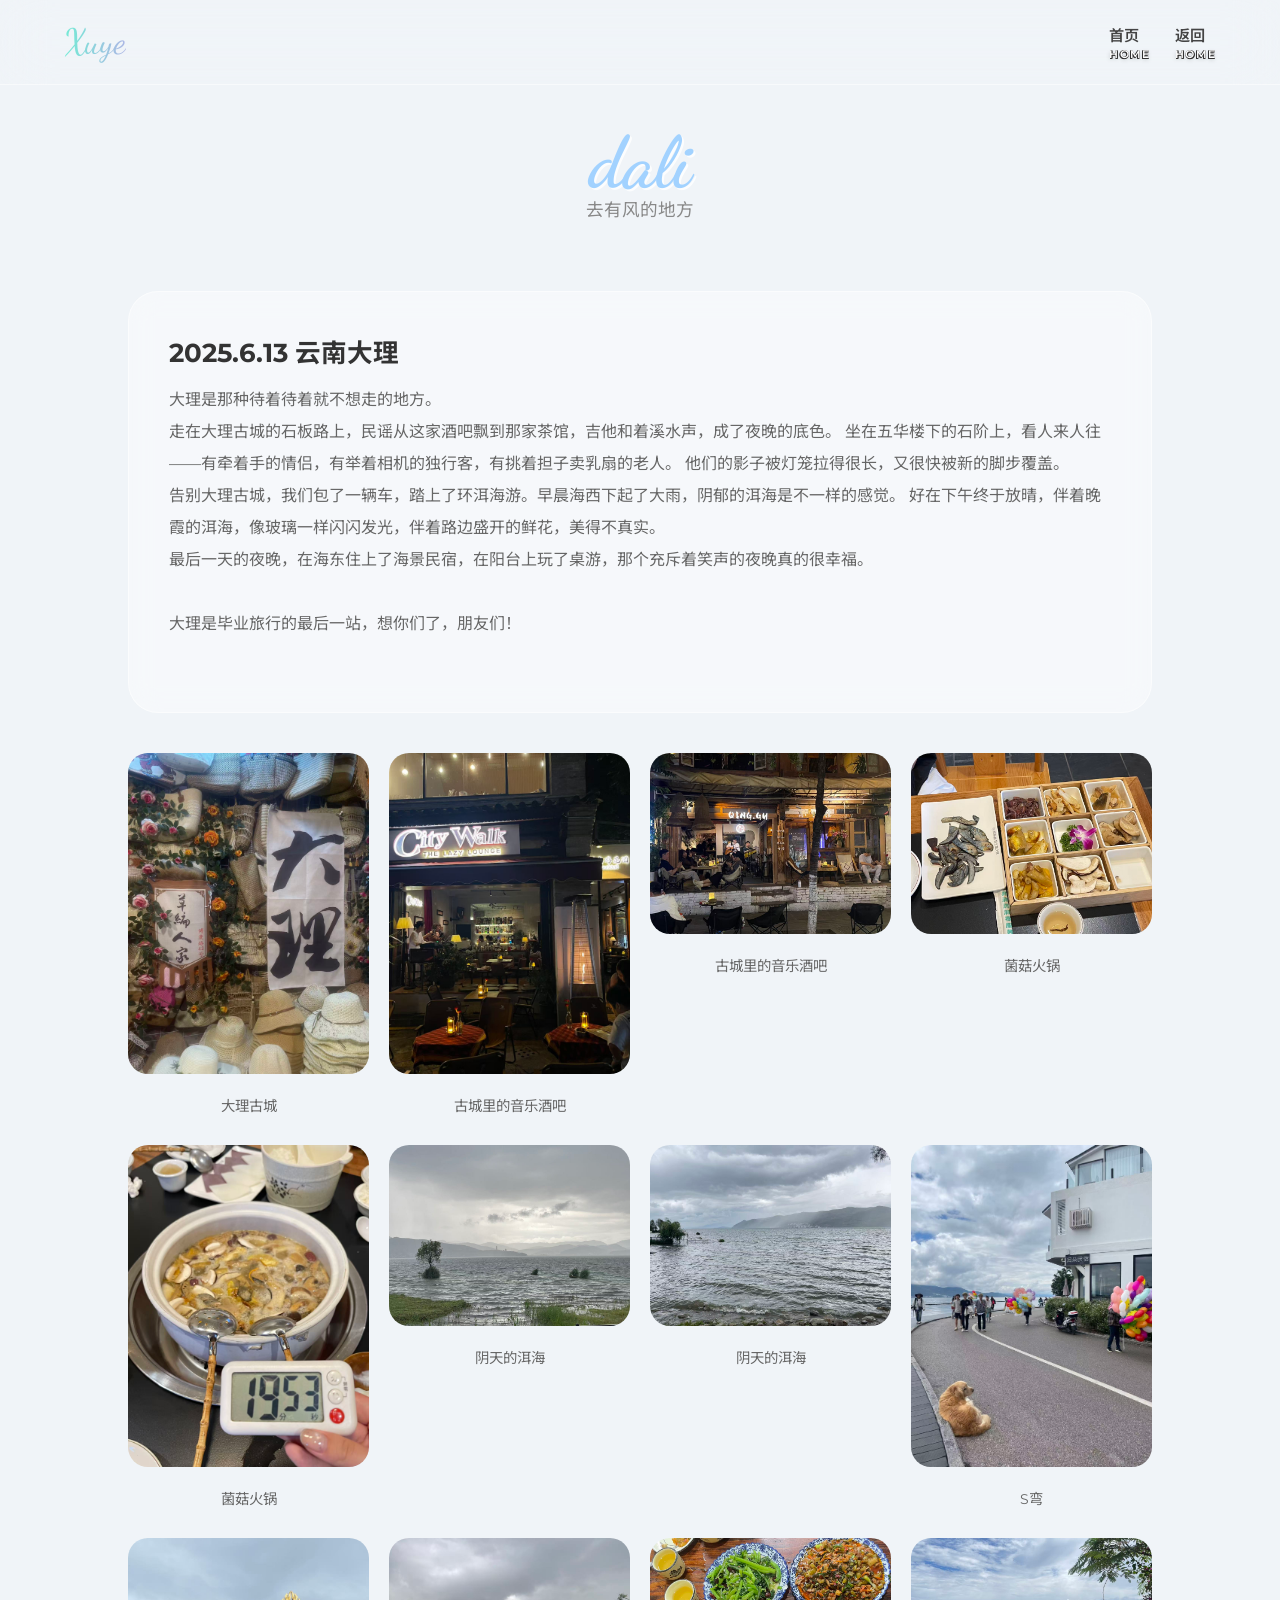
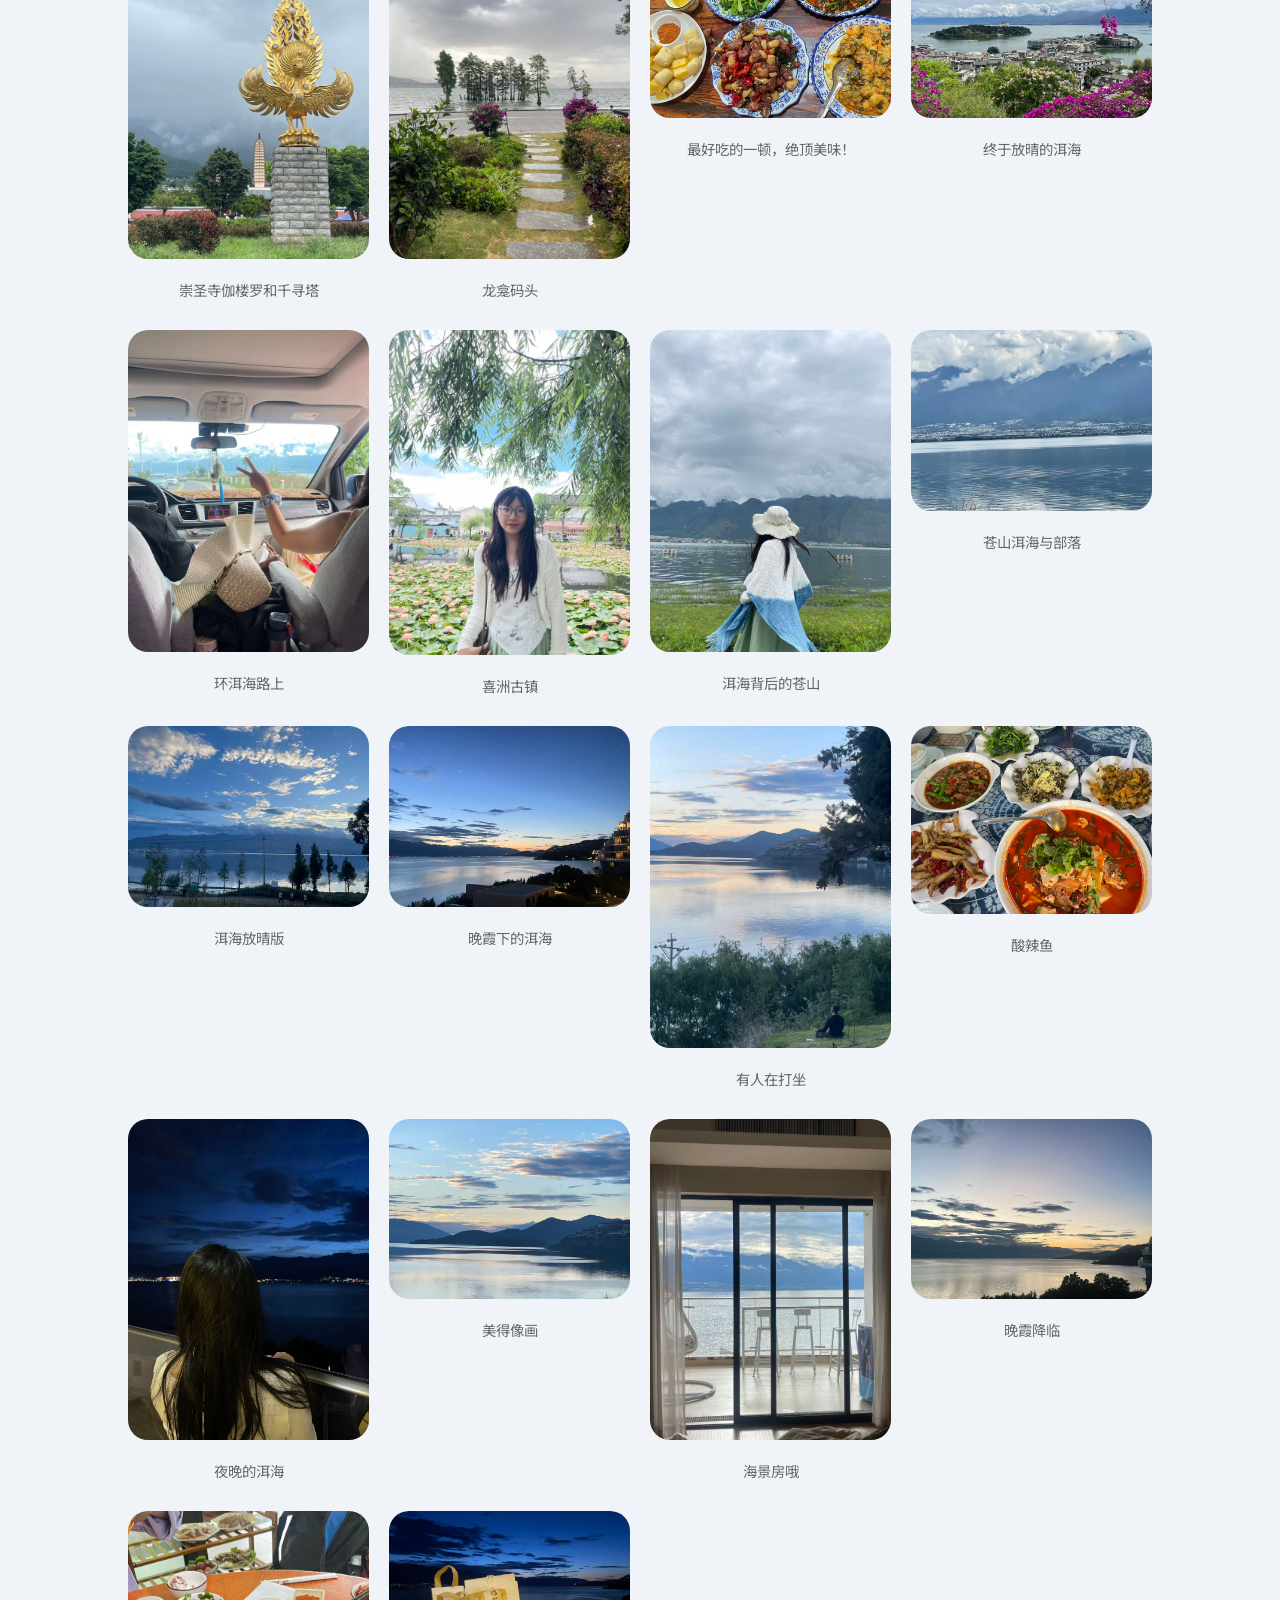
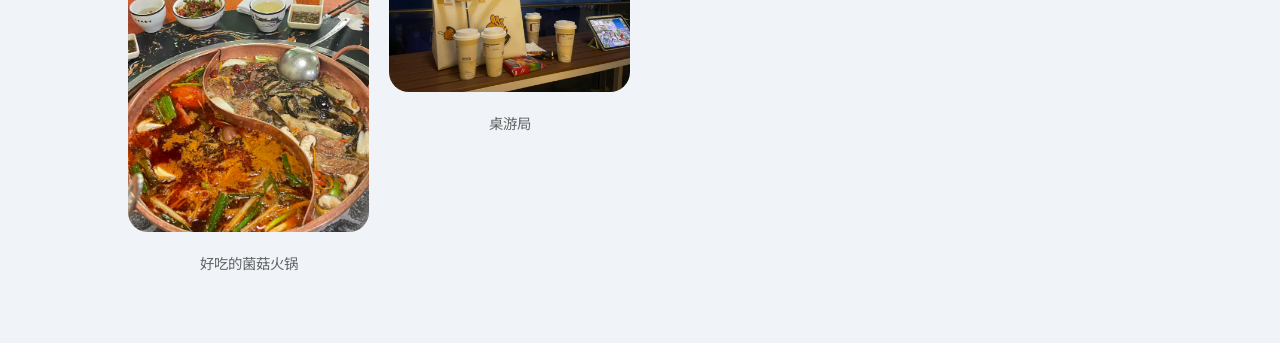
<file: pages/dali/dali.html>
<!DOCTYPE html>
<html lang="zh-CN">
<head>
    <meta charset="UTF-8">
    <meta name="viewport" content="width=device-width, initial-scale=1.0">
    <title>大理 · 苍山与洱海 | Xuye's Garden</title>
    <link rel="stylesheet" href="../../css/style.css">
    <link href="https://fonts.googleapis.com/css2?family=Dancing+Script:wght@700&family=Noto+Sans+SC:wght@300;500;700&family=Montserrat:wght@400;600&display=swap" rel="stylesheet">
</head>
<body>

    <nav>
        <div class="logo">Xuye</div>
        <ul class="nav-links">
            <li><a href="../../index.html">首页<span>Home</span></a></li>
            <li><a href="../../index.html#dali">返回<span>Home</span></a></li>
        </ul>
    </nav>

    <main class="container" style="padding-top: 120px;">
        <div class="section-title">
            <h2 style="font-family: 'Dancing Script';">dali</h2>
            <p>去有风的地方</p>
        </div>

        <div class="glass-card" style="margin-bottom: 40px;">
            <h3>2025.6.13 云南大理</h3>
            <p style="line-height: 2;">
                大理是那种待着待着就不想走的地方。<br>
                走在大理古城的石板路上，民谣从这家酒吧飘到那家茶馆，吉他和着溪水声，成了夜晚的底色。
                坐在五华楼下的石阶上，看人来人往——有牵着手的情侣，有举着相机的独行客，有挑着担子卖乳扇的老人。
                他们的影子被灯笼拉得很长，又很快被新的脚步覆盖。<br>
                告别大理古城，我们包了一辆车，踏上了环洱海游。早晨海西下起了大雨，阴郁的洱海是不一样的感觉。
                好在下午终于放晴，伴着晚霞的洱海，像玻璃一样闪闪发光，伴着路边盛开的鲜花，美得不真实。<br>
                最后一天的夜晚，在海东住上了海景民宿，在阳台上玩了桌游，那个充斥着笑声的夜晚真的很幸福。<br><br>
                大理是毕业旅行的最后一站，想你们了，朋友们！<br><br>
            </p>
        </div>

        <div class="photo-gallery">
            <div class="gallery-item">
                <img src="./dali-1.jpg">
                <div class="caption" style="padding: 10px; text-align: center; color: #666;">大理古城</div>
            </div>
            <div class="gallery-item">
                <img src="./dali-2.jpg">
                 <div class="caption" style="padding: 10px; text-align: center; color: #666;">古城里的音乐酒吧</div>
            </div>
            <div class="gallery-item">
                <img src="./dali-3.jpg" >
             <div class="caption" style="padding: 10px; text-align: center; color: #666;">古城里的音乐酒吧</div>
            </div>
            <div class="gallery-item">
                 <img src="./dali-4.jpg">
                 <div class="caption" style="padding: 10px; text-align: center; color: #666;">菌菇火锅</div>
            </div>
            <div class="gallery-item">
                <img src="./dali-5.jpg">
                <div class="caption" style="padding: 10px; text-align: center; color: #666;">菌菇火锅</div>
            </div>
            <div class="gallery-item">
                <img src="./dali-6.jpg">
                <div class="caption" style="padding: 10px; text-align: center; color: #666;">阴天的洱海</div>
            </div>
             <div class="gallery-item">
                <img src="./dali-7.jpg">
                <div class="caption" style="padding: 10px; text-align: center; color: #666;">阴天的洱海</div>
            </div>
            <div class="gallery-item">
                <img src="./dali-8.jpg">
                <div class="caption" style="padding: 10px; text-align: center; color: #666;">S弯</div>
            </div>
             <div class="gallery-item">
                <img src="./dali-9.jpg">
                <div class="caption" style="padding: 10px; text-align: center; color: #666;">崇圣寺伽楼罗和千寻塔</div>
            </div>
             <div class="gallery-item">
                <img src="./dali-10.jpg">
                <div class="caption" style="padding: 10px; text-align: center; color: #666;">龙龛码头</div>
            </div>
             <div class="gallery-item">
                <img src="./dali-11.jpg">
                <div class="caption" style="padding: 10px; text-align: center; color: #666;">最好吃的一顿，绝顶美味！</div>
            </div>
             <div class="gallery-item">
                <img src="./dali-12.jpg">
                <div class="caption" style="padding: 10px; text-align: center; color: #666;">终于放晴的洱海</div>
            </div>
            <div class="gallery-item">
                <img src="./dali-13.jpg">
                <div class="caption" style="padding: 10px; text-align: center; color: #666;">环洱海路上</div>
            </div>
            <div class="gallery-item">
                <img src="./dali-14.jpg">
                <div class="caption" style="padding: 10px; text-align: center; color: #666;">喜洲古镇</div>
            </div>
            <div class="gallery-item">
                <img src="./dali-15.jpg">
                <div class="caption" style="padding: 10px; text-align: center; color: #666;">洱海背后的苍山</div>
            </div>
            <div class="gallery-item">
                <img src="./dali-16.jpg">
                <div class="caption" style="padding: 10px; text-align: center; color: #666;">苍山洱海与部落</div>
            </div>
            <div class="gallery-item">
                <img src="./dali-17.jpg">
                <div class="caption" style="padding: 10px; text-align: center; color: #666;">洱海放晴版</div>
            </div>
            <div class="gallery-item">
                <img src="./dali-18.jpg">
                <div class="caption" style="padding: 10px; text-align: center; color: #666;">晚霞下的洱海</div>
            </div>
            <div class="gallery-item">
                <img src="./dali-19.jpg">
                <div class="caption" style="padding: 10px; text-align: center; color: #666;">有人在打坐</div>
            </div>
            <div class="gallery-item">
                <img src="./dali-20.jpg">
                <div class="caption" style="padding: 10px; text-align: center; color: #666;">酸辣鱼</div>
            </div>
            <div class="gallery-item">
                <img src="./dali-21.jpg">
                <div class="caption" style="padding: 10px; text-align: center; color: #666;">夜晚的洱海</div>
            </div>
            <div class="gallery-item">
                <img src="./dali-22.jpg">
                <div class="caption" style="padding: 10px; text-align: center; color: #666;">美得像画</div>
            </div>
            <div class="gallery-item">
                <img src="./dali-23.jpg">
                <div class="caption" style="padding: 10px; text-align: center; color: #666;">海景房哦</div>
            </div>
            <div class="gallery-item">
                <img src="./dali-24.jpg">
                <div class="caption" style="padding: 10px; text-align: center; color: #666;">晚霞降临</div>
            </div>
            <div class="gallery-item">
                <img src="./dali-25.jpg">
                <div class="caption" style="padding: 10px; text-align: center; color: #666;">好吃的菌菇火锅</div>
            </div>
            <div class="gallery-item">
                <img src="./dali-26.jpg">
                <div class="caption" style="padding: 10px; text-align: center; color: #666;">桌游局</div>
            </div>
        </div>
    </main>

</body>
</html>
</file>
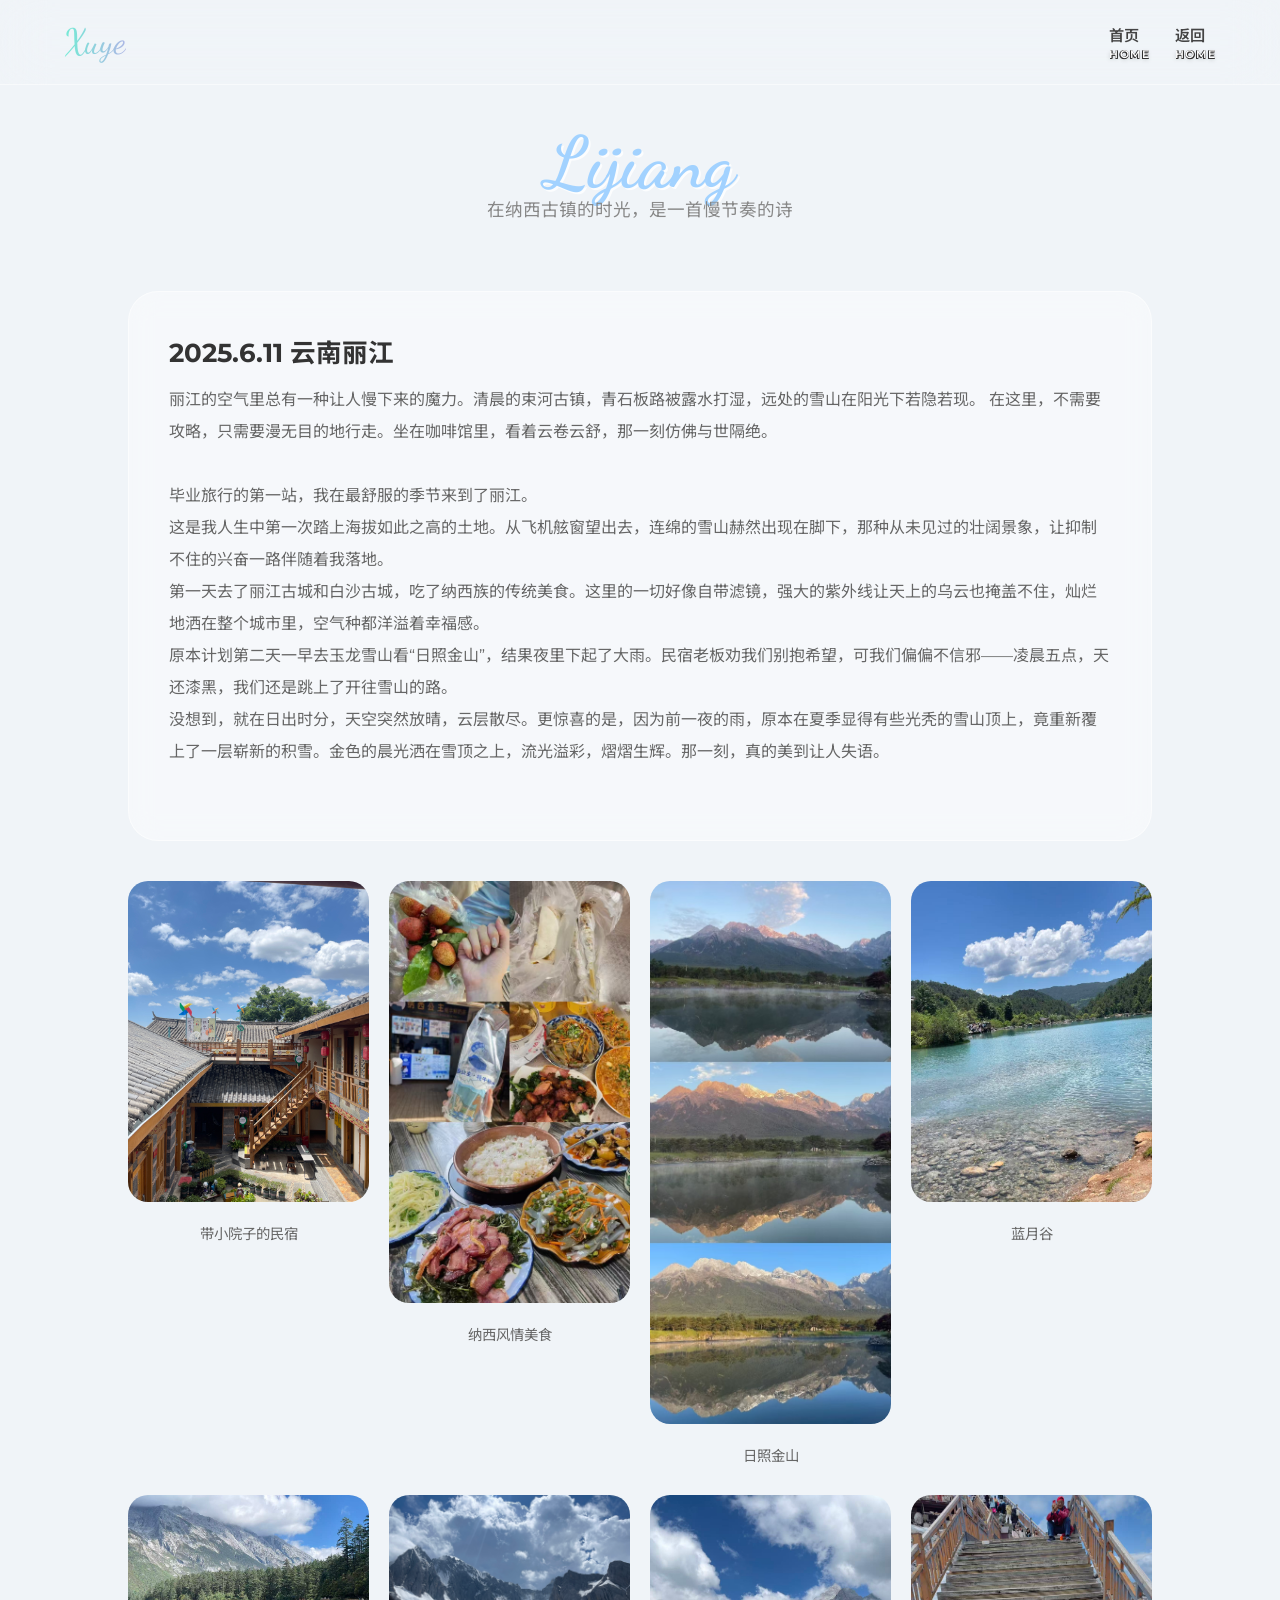
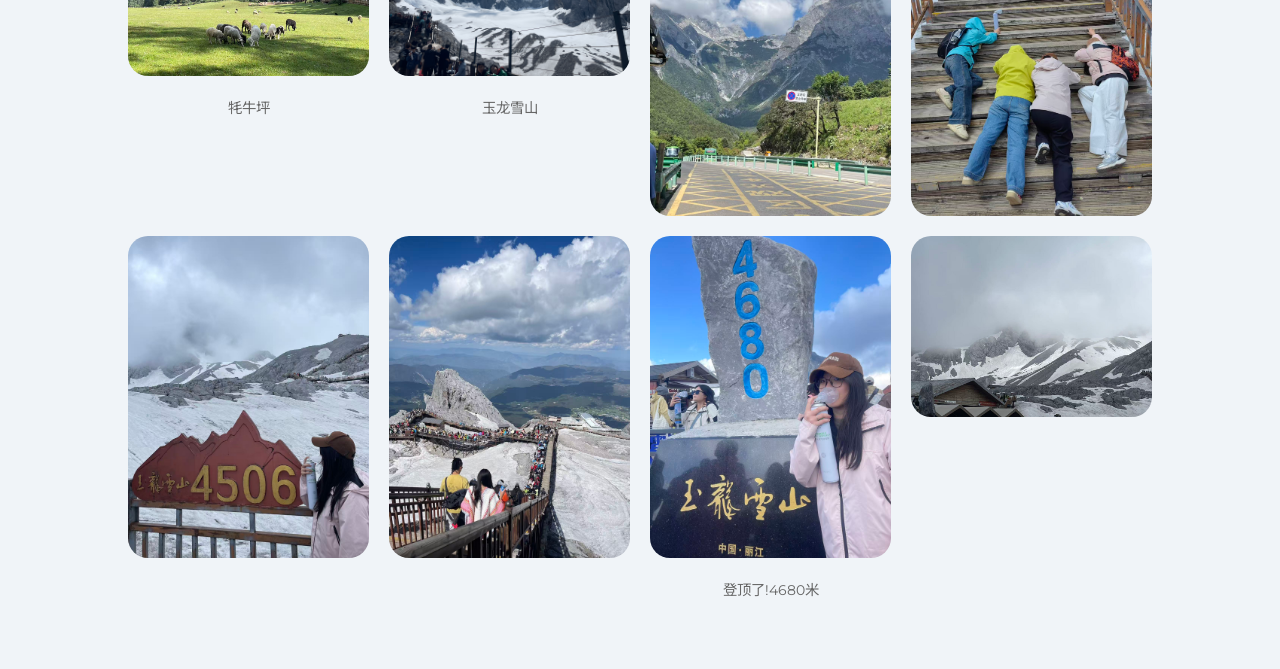
<file: pages/lijiang/lijiang.html>
<!DOCTYPE html>
<html lang="zh-CN">
<head>
    <meta charset="UTF-8">
    <meta name="viewport" content="width=device-width, initial-scale=1.0">
    <title>丽江 · 收集日落 | Xuye's Garden</title>
    <link rel="stylesheet" href="../../css/style.css">
    <link href="https://fonts.googleapis.com/css2?family=Dancing+Script:wght@700&family=Noto+Sans+SC:wght@300;500;700&family=Montserrat:wght@400;600&display=swap" rel="stylesheet">
</head>
<body>

    <nav>
        <div class="logo">Xuye</div>
        <ul class="nav-links">
            <li><a href="../../index.html">首页<span>Home</span></a></li>
            <li><a href="../../index.html#lijiang">返回<span>Home</span></a></li>
        </ul>
    </nav>

    <main class="container" style="padding-top: 120px;">
        <div class="section-title">
            <h2 style="font-family: 'Dancing Script';">Lijiang</h2>
            <p>在纳西古镇的时光，是一首慢节奏的诗</p>
        </div>

        <div class="glass-card" style="margin-bottom: 40px;">
            <h3>2025.6.11 云南丽江</h3>
            <p style="line-height: 2;">
                丽江的空气里总有一种让人慢下来的魔力。清晨的束河古镇，青石板路被露水打湿，远处的雪山在阳光下若隐若现。
                在这里，不需要攻略，只需要漫无目的地行走。坐在咖啡馆里，看着云卷云舒，那一刻仿佛与世隔绝。<br><br>
                毕业旅行的第一站，我在最舒服的季节来到了丽江。<br>
                这是我人生中第一次踏上海拔如此之高的土地。从飞机舷窗望出去，连绵的雪山赫然出现在脚下，那种从未见过的壮阔景象，让抑制不住的兴奋一路伴随着我落地。<br>
                第一天去了丽江古城和白沙古城，吃了纳西族的传统美食。这里的一切好像自带滤镜，强大的紫外线让天上的乌云也掩盖不住，灿烂地洒在整个城市里，空气种都洋溢着幸福感。<br>
                原本计划第二天一早去玉龙雪山看“日照金山”，结果夜里下起了大雨。民宿老板劝我们别抱希望，可我们偏偏不信邪——凌晨五点，天还漆黑，我们还是跳上了开往雪山的路。<br>
                没想到，就在日出时分，天空突然放晴，云层散尽。更惊喜的是，因为前一夜的雨，原本在夏季显得有些光秃的雪山顶上，竟重新覆上了一层崭新的积雪。金色的晨光洒在雪顶之上，流光溢彩，熠熠生辉。那一刻，真的美到让人失语。<br><br>
            </p>
        </div>

        <div class="photo-gallery">
            <div class="gallery-item">
                <img src="./lijiang-1.jpg" alt="带小院子的民宿">
                <div class="caption" style="padding: 10px; text-align: center; color: #666;">带小院子的民宿</div>
            </div>
            <div class="gallery-item">
                <img src="./lijiang-2.jpg" alt="纳西风情美食">
                 <div class="caption" style="padding: 10px; text-align: center; color: #666;">纳西风情美食</div>
            </div>
            <div class="gallery-item">
                <img src="./lijiang-3.jpg" alt="日照金山">
             <div class="caption" style="padding: 10px; text-align: center; color: #666;">日照金山</div>
            </div>
            <div class="gallery-item">
                 <img src="./lijiang-4.jpg" alt="蓝月谷">
                 <div class="caption" style="padding: 10px; text-align: center; color: #666;">蓝月谷</div>
            </div>
            <div class="gallery-item">
                <img src="./lijiang-5.jpg" alt="牦牛坪">
                <div class="caption" style="padding: 10px; text-align: center; color: #666;">牦牛坪</div>
            </div>
            <div class="gallery-item">
                <img src="./lijiang-6.jpg">
                <div class="caption" style="padding: 10px; text-align: center; color: #666;">玉龙雪山</div>
            </div>
             <div class="gallery-item">
                <img src="./lijiang-7.jpg">
            </div>
            <div class="gallery-item">
                <img src="./lijiang-8.jpg">
            </div>
             <div class="gallery-item">
                <img src="./lijiang-9.jpg">
            </div>
             <div class="gallery-item">
                <img src="./lijiang-10.jpg">
            </div>
             <div class="gallery-item">
                <img src="./lijiang-11.jpg">
                <div class="caption" style="padding: 10px; text-align: center; color: #666;">登顶了!4680米</div>
            </div>
             <div class="gallery-item">
                <img src="./lijiang-12.jpg">
            </div>
        </div>
    </main>

</body>
</html>
</file>
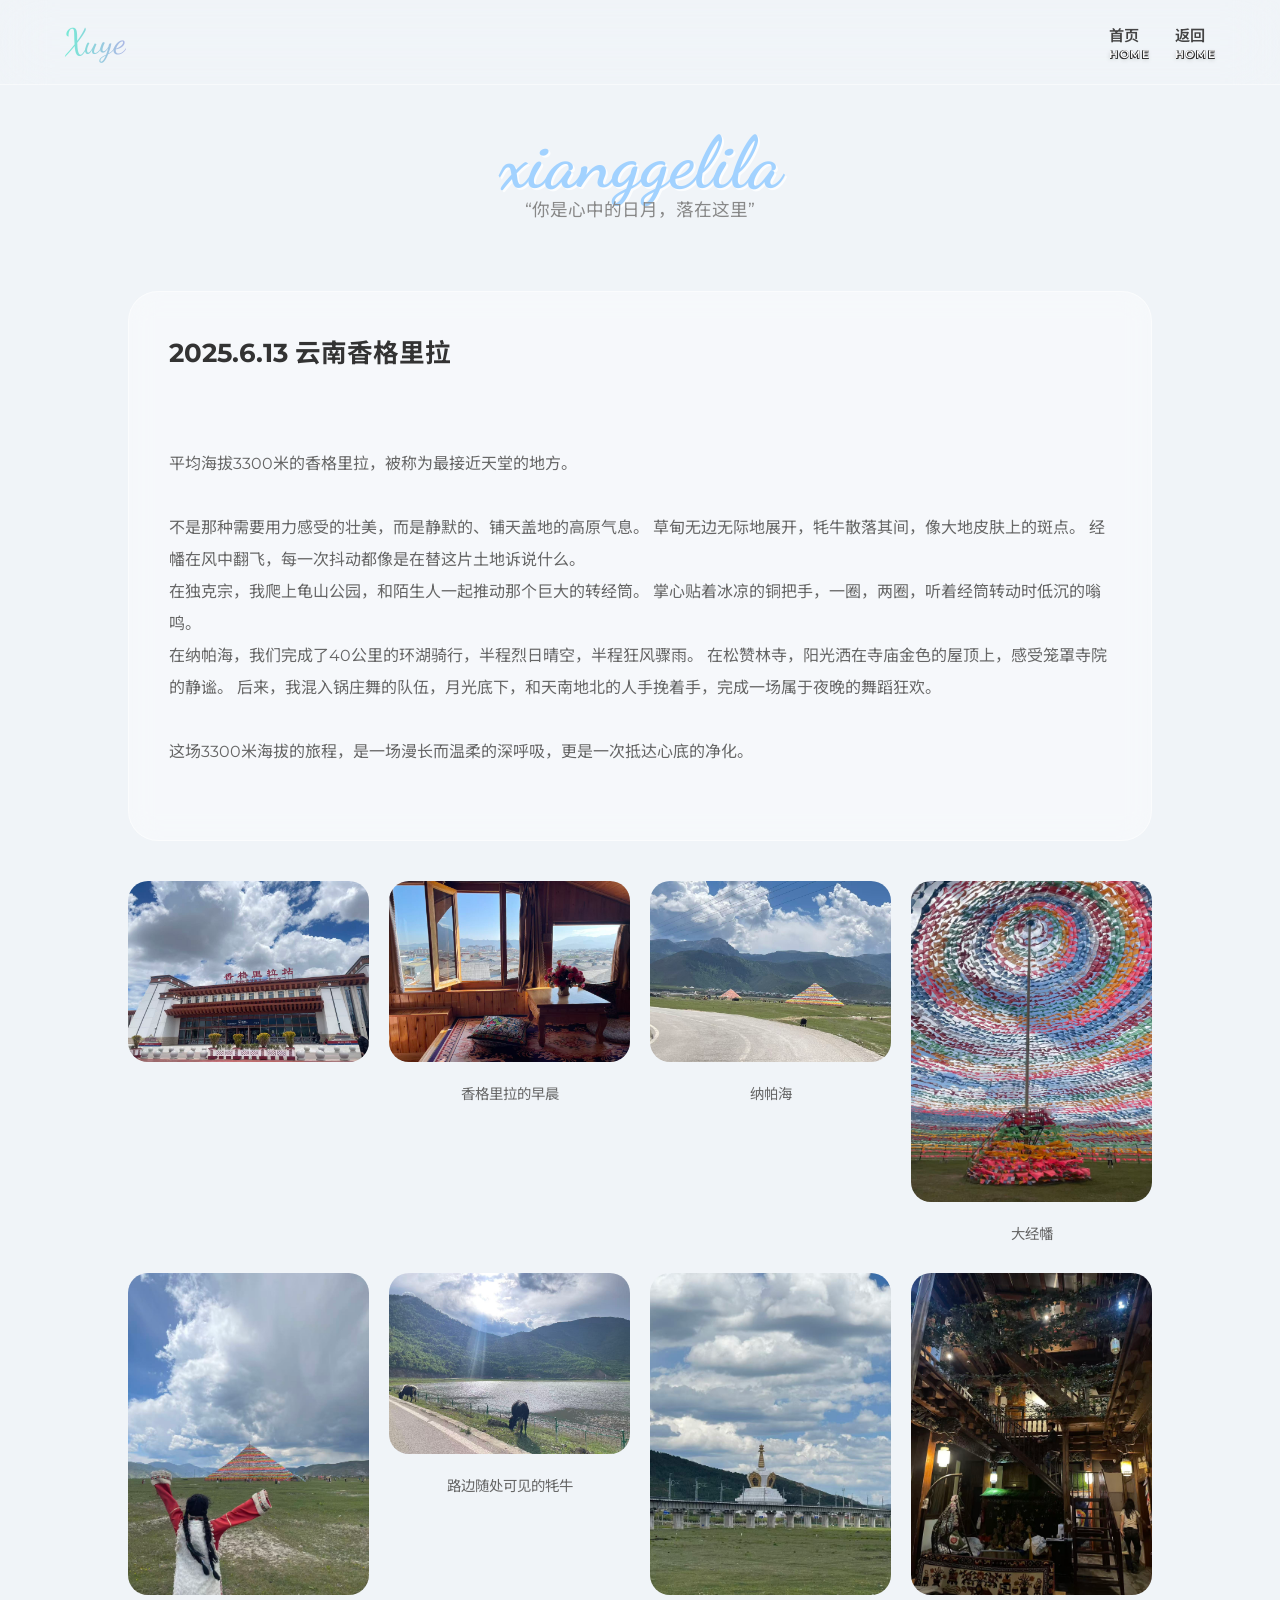
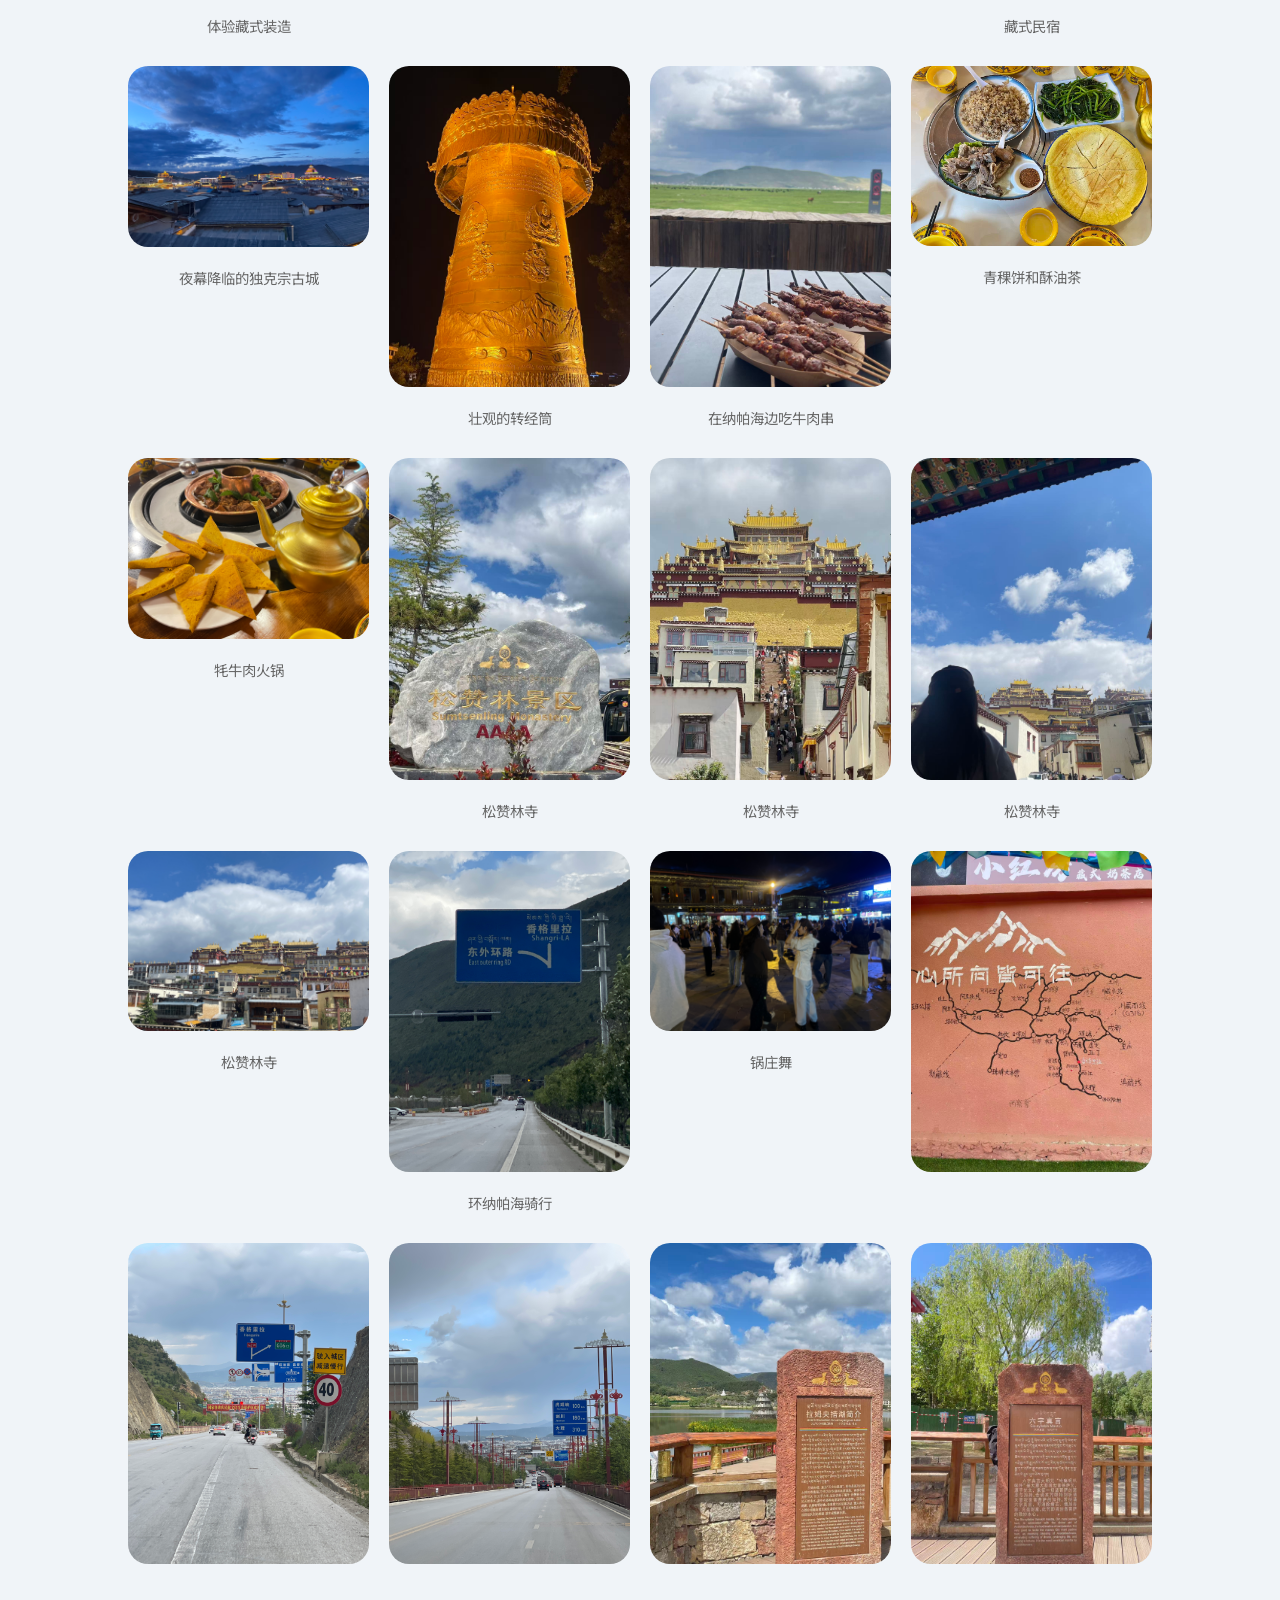
<file: pages/xianggelila/xianggelila.html>
<!DOCTYPE html>
<html lang="zh-CN">
<head>
    <meta charset="UTF-8">
    <meta name="viewport" content="width=device-width, initial-scale=1.0">
    <title>香格里拉 · 最接近天堂的地方 | Xuye's Garden</title>
    <link rel="stylesheet" href="../../css/style.css">
    <link href="https://fonts.googleapis.com/css2?family=Dancing+Script:wght@700&family=Noto+Sans+SC:wght@300;500;700&family=Montserrat:wght@400;600&display=swap" rel="stylesheet">
</head>
<body>

    <nav>
        <div class="logo">Xuye</div>
        <ul class="nav-links">
            <li><a href="../../index.html">首页<span>Home</span></a></li>
            <li><a href="../../index.html#xianggelila">返回<span>Home</span></a></li>
        </ul>
    </nav>

    <main class="container" style="padding-top: 120px;">
        <div class="section-title">
            <h2 style="font-family: 'Dancing Script';">xianggelila</h2>
            <p>“你是心中的日月，落在这里”</p>
        </div>

        <div class="glass-card" style="margin-bottom: 40px;">
            <h3>2025.6.13 云南香格里拉</h3>
            <p style="line-height: 2;">
                <br><br>
                平均海拔3300米的香格里拉，被称为最接近天堂的地方。<br><br>
                不是那种需要用力感受的壮美，而是静默的、铺天盖地的高原气息。
                草甸无边无际地展开，牦牛散落其间，像大地皮肤上的斑点。
                经幡在风中翻飞，每一次抖动都像是在替这片土地诉说什么。<br>
                在独克宗，我爬上龟山公园，和陌生人一起推动那个巨大的转经筒。
                掌心贴着冰凉的铜把手，一圈，两圈，听着经筒转动时低沉的嗡鸣。<br>
                在纳帕海，我们完成了40公里的环湖骑行，半程烈日晴空，半程狂风骤雨。
                在松赞林寺，阳光洒在寺庙金色的屋顶上，感受笼罩寺院的静谧。
                后来，我混入锅庄舞的队伍，月光底下，和天南地北的人手挽着手，完成一场属于夜晚的舞蹈狂欢。<br><br>
                这场3300米海拔的旅程，是一场漫长而温柔的深呼吸，更是一次抵达心底的净化。<br><br>
                
            </p>
        </div>

        <div class="photo-gallery">
            <div class="gallery-item">
                <img src="./xianggelila-1.jpg">
            </div> 
            <div class="gallery-item">
                <img src="./xianggelila-2.jpg" alt="香格里拉的早晨">
                 <div class="caption" style="padding: 10px; text-align: center; color: #666;">香格里拉的早晨</div>
            </div>
            <div class="gallery-item">
                <img src="./xianggelila-3.jpg" alt="纳帕海">
             <div class="caption" style="padding: 10px; text-align: center; color: #666;">纳帕海</div>
            </div>
            <div class="gallery-item">
                 <img src="./xianggelila-4.jpg" alt="大经幡">
                 <div class="caption" style="padding: 10px; text-align: center; color: #666;">大经幡</div>
            </div>
            <div class="gallery-item">
                <img src="./xianggelila-5.jpg">
                <div class="caption" style="padding: 10px; text-align: center; color: #666;">体验藏式装造</div>
            </div>
             <div class="gallery-item">
                <img src="./xianggelila-7.jpg">
                    <div class="caption" style="padding: 10px; text-align: center; color: #666;">路边随处可见的牦牛</div>
            </div>
            <div class="gallery-item">
                <img src="./xianggelila-8.jpg">
            </div>
             <div class="gallery-item">
                <img src="./xianggelila-9.jpg">
                <div class="caption" style="padding: 10px; text-align: center; color: #666;">藏式民宿</div>
            </div>
             <div class="gallery-item">
                <img src="./xianggelila-10.jpg">
                <div class="caption" style="padding: 10px; text-align: center; color: #666;">夜幕降临的独克宗古城</div>
            </div>
             <div class="gallery-item">
                <img src="./xianggelila-11.jpg">
                <div class="caption" style="padding: 10px; text-align: center; color: #666;">壮观的转经筒</div>
            </div>
             <div class="gallery-item">
                <img src="./xianggelila-12.jpg">
                <div class="caption" style="padding: 10px; text-align: center; color: #666;">在纳帕海边吃牛肉串</div>
            </div>
            <div class="gallery-item">
                <img src="./xianggelila-13.jpg">
                <div class="caption" style="padding: 10px; text-align: center; color: #666;">青稞饼和酥油茶</div>
            </div>
            <div class="gallery-item">
                <img src="./xianggelila-14.jpg">
                <div class="caption" style="padding: 10px; text-align: center; color: #666;">牦牛肉火锅</div>
            </div>
            <div class="gallery-item">
                <img src="./xianggelila-15.jpg">
                <div class="caption" style="padding: 10px; text-align: center; color: #666;">松赞林寺</div>
            </div>
            <div class="gallery-item">
                <img src="./xianggelila-16.jpg">
                <div class="caption" style="padding: 10px; text-align: center; color: #666;">松赞林寺</div>
            </div>
            <div class="gallery-item">
                <img src="./xianggelila-17.jpg">
                <div class="caption" style="padding: 10px; text-align: center; color: #666;">松赞林寺</div>
            </div>
            <div class="gallery-item">
                <img src="./xianggelila-18.jpg">
                <div class="caption" style="padding: 10px; text-align: center; color: #666;">松赞林寺</div>
            </div>
            <div class="gallery-item">
                <img src="./xianggelila-19.jpg">
                <div class="caption" style="padding: 10px; text-align: center; color: #666;">环纳帕海骑行</div>
            </div>
            <div class="gallery-item">
                <img src="./xianggelila-20.jpg">
                <div class="caption" style="padding: 10px; text-align: center; color: #666;">锅庄舞</div>
            </div>
            <div class="gallery-item">
                <img src="./xianggelila-21.jpg">
            </div>
            <div class="gallery-item">
                <img src="./xianggelila-22.jpg">
            </div>
            <div class="gallery-item">
                <img src="./xianggelila-23.jpg">
            </div>
            <div class="gallery-item">
                <img src="./xianggelila-24.jpg">
            </div>
            <div class="gallery-item">
                <img src="./xianggelila-25.jpg">
            </div>
        </div>
    </main>

</body>
</html>
</file>
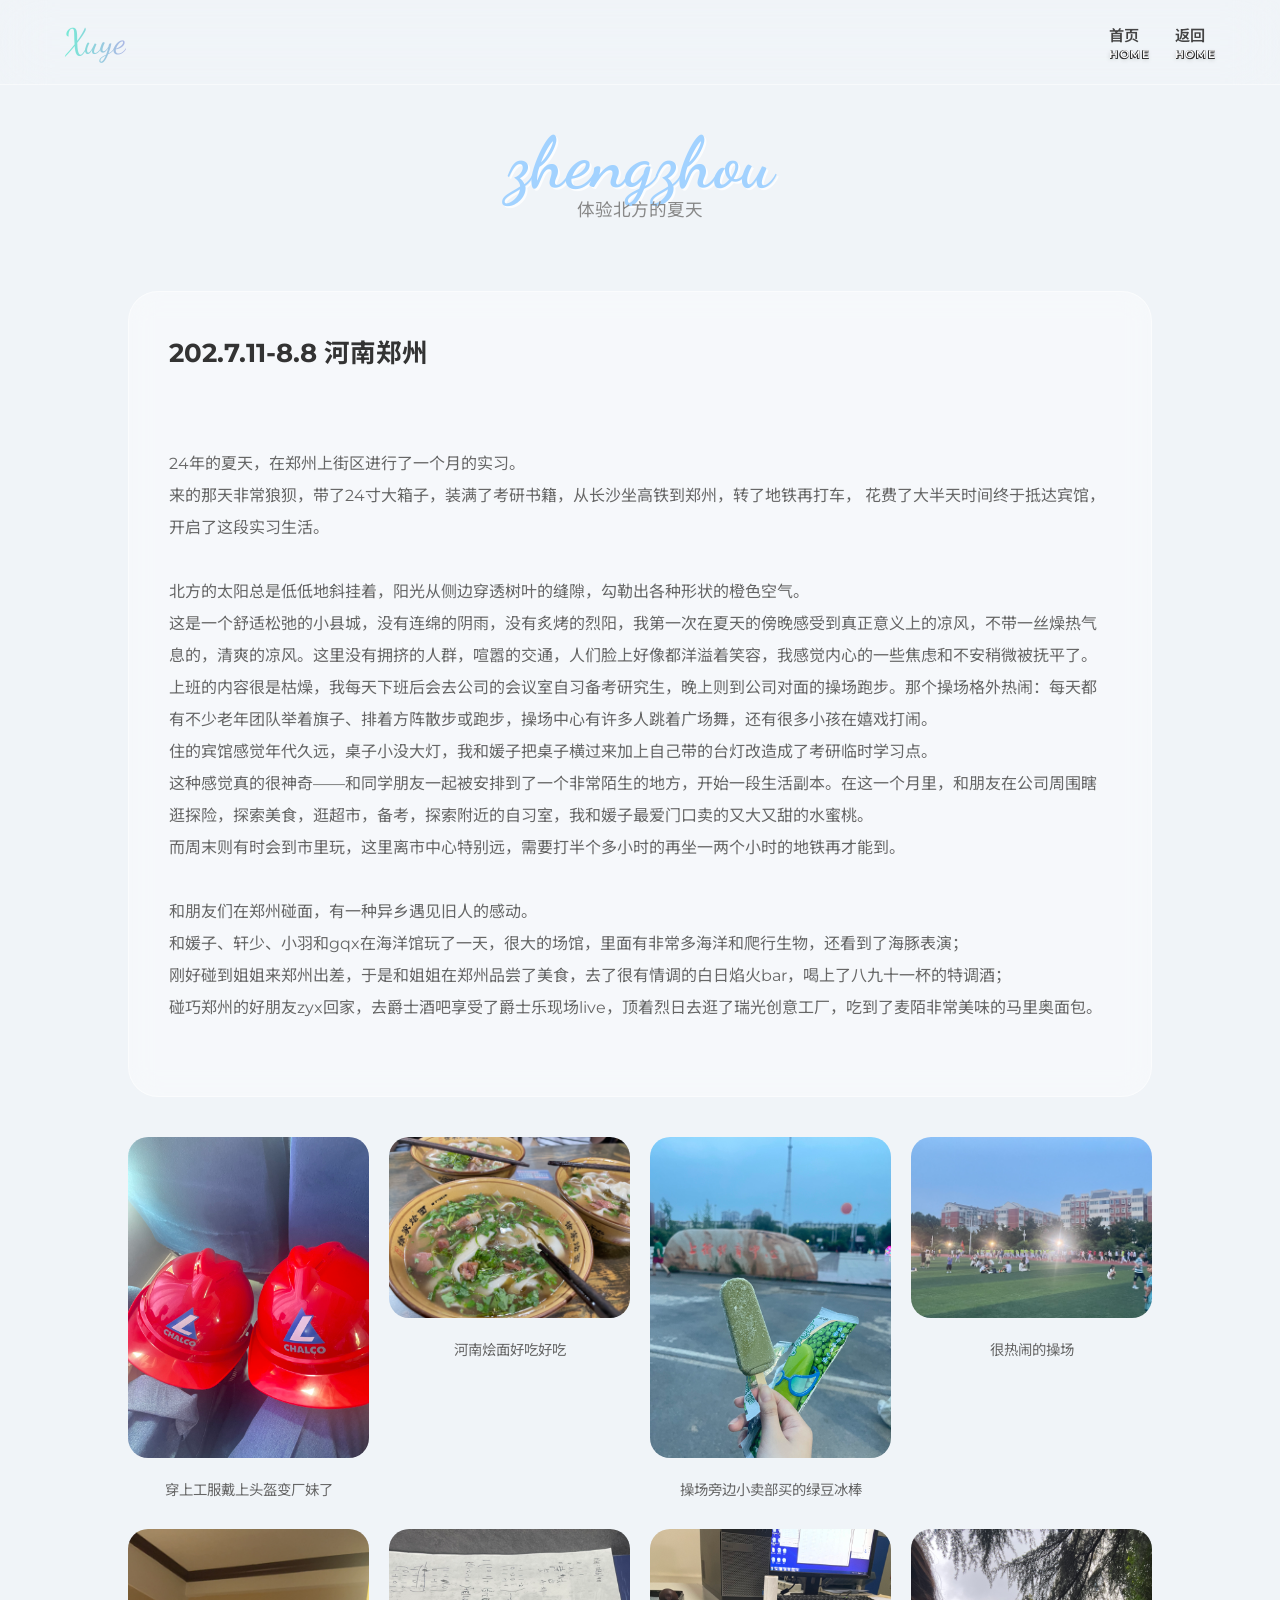
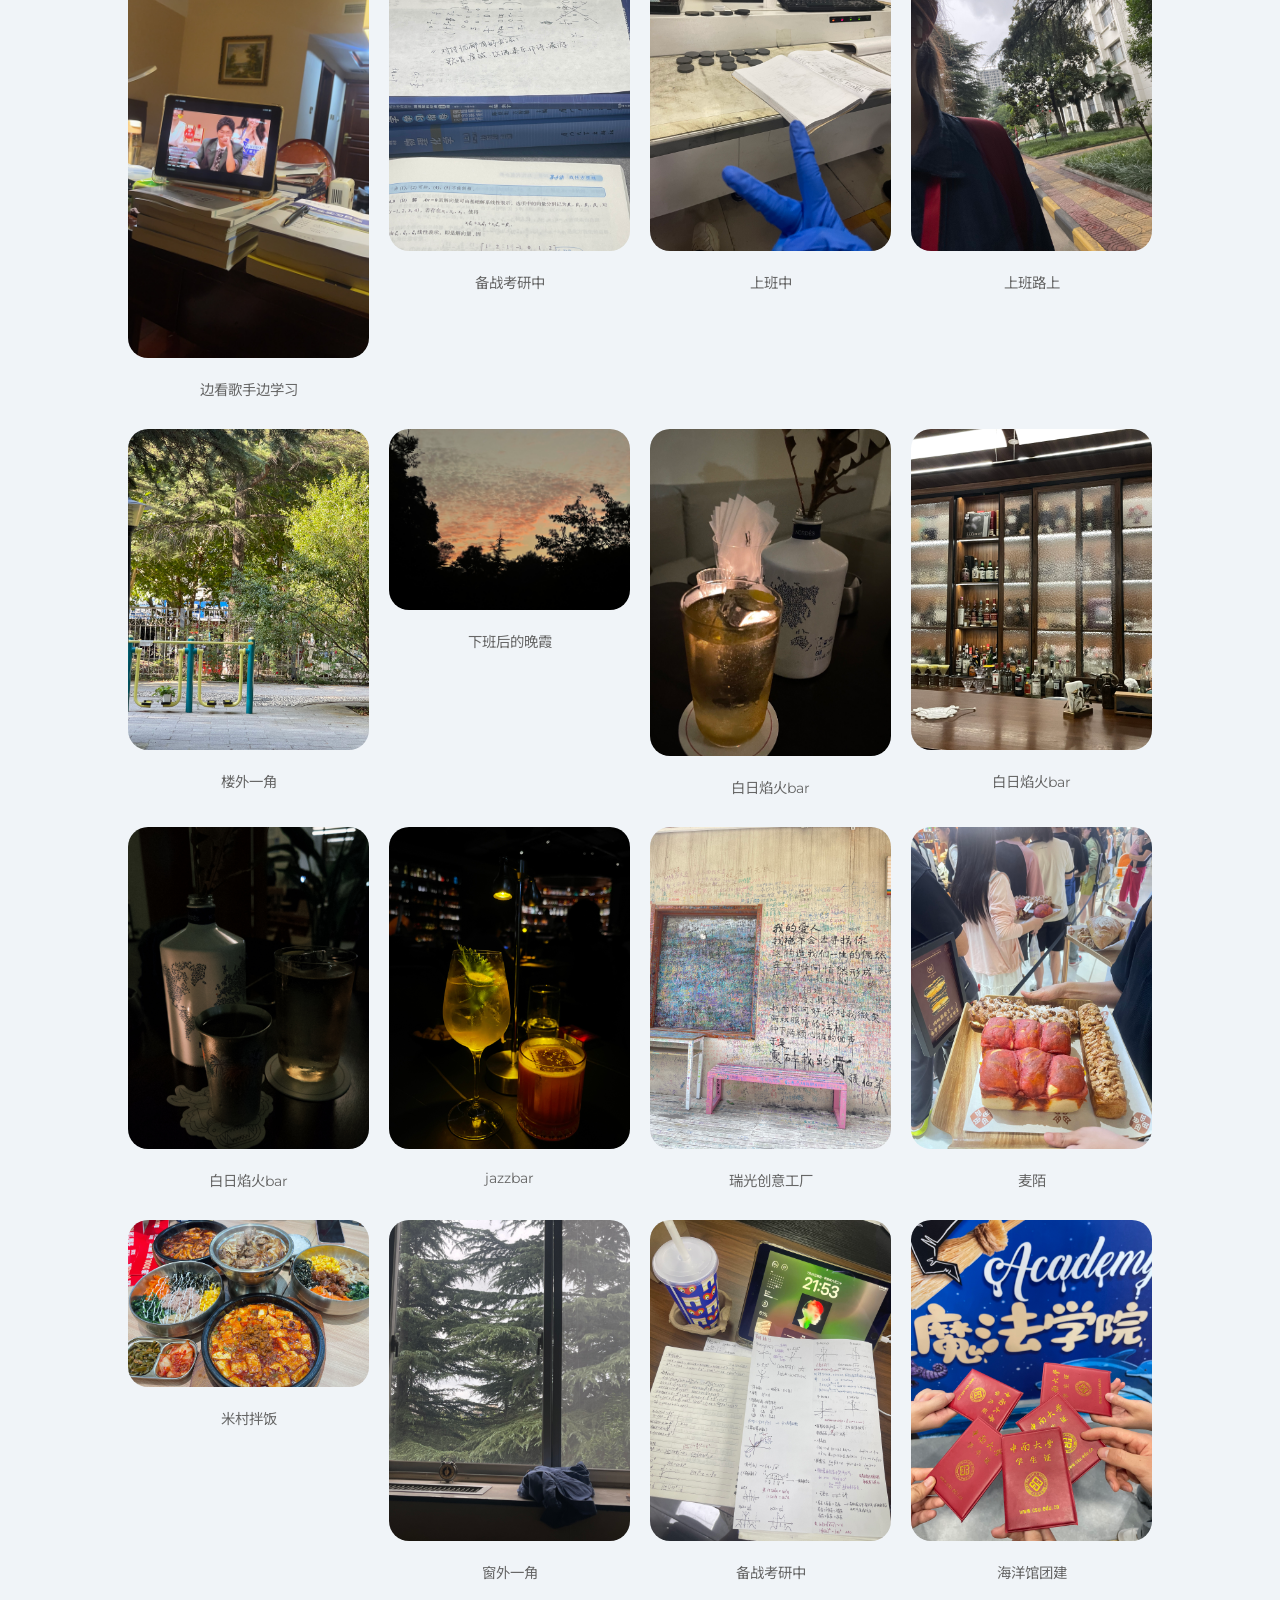
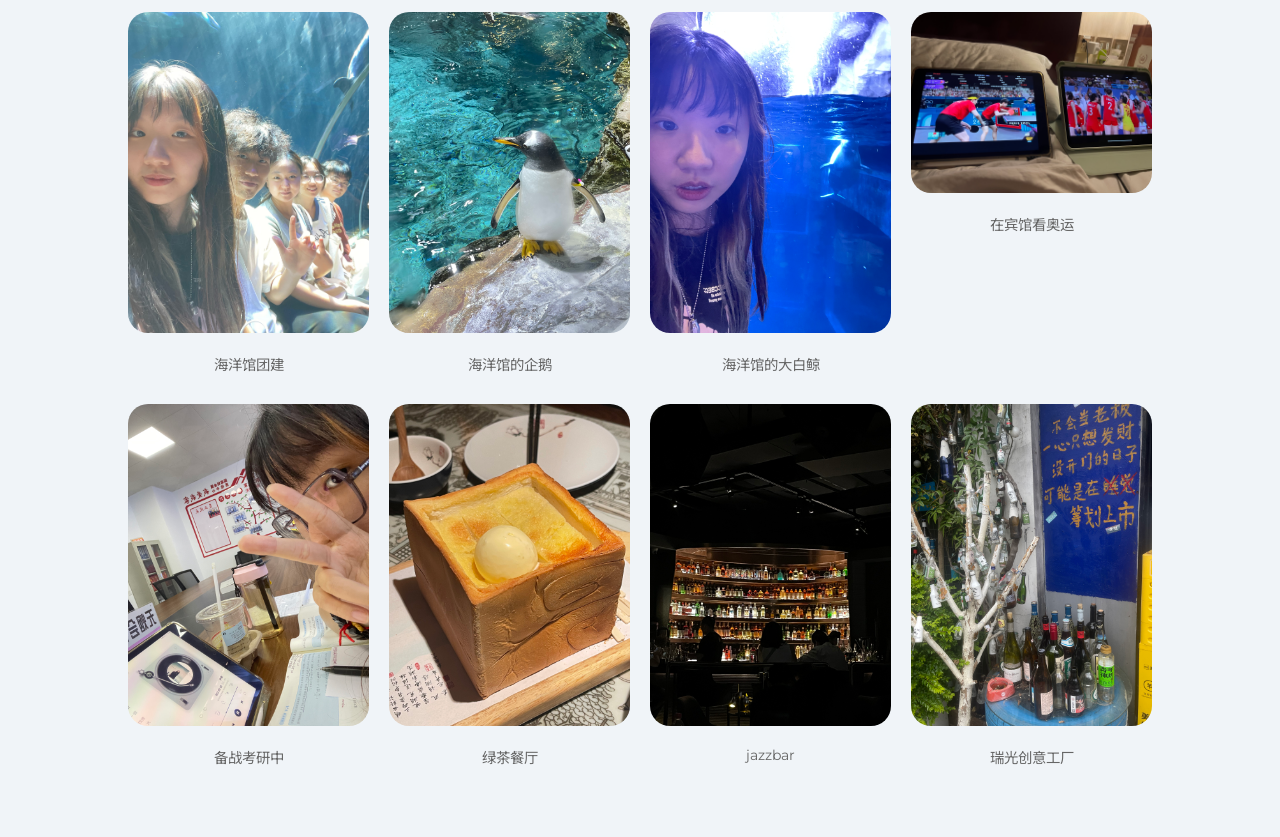
<file: pages/zhengzhou/zhengzhou.html>
<!DOCTYPE html>
<html lang="zh-CN">
<head>
    <meta charset="UTF-8">
    <meta name="viewport" content="width=device-width, initial-scale=1.0">
    <title>郑州 · 流光溢彩的记忆 | Xuye's Garden</title>
    <link rel="stylesheet" href="../../css/style.css">
    <link href="https://fonts.googleapis.com/css2?family=Dancing+Script:wght@700&family=Noto+Sans+SC:wght@300;500;700&family=Montserrat:wght@400;600&display=swap" rel="stylesheet">
</head>
<body>

    <nav>
        <div class="logo">Xuye</div>
        <ul class="nav-links">
            <li><a href="../../index.html">首页<span>Home</span></a></li>
            <li><a href="../../index.html#zhengzhou">返回<span>Home</span></a></li>
        </ul>
    </nav>

    <main class="container" style="padding-top: 120px;">
        <div class="section-title">
            <h2 style="font-family: 'Dancing Script';">zhengzhou</h2>
            <p>体验北方的夏天</p>
        </div>

        <div class="glass-card" style="margin-bottom: 40px;">
            <h3>202.7.11-8.8 河南郑州</h3>
            <p style="line-height: 2;">
                <br><br>
                24年的夏天，在郑州上街区进行了一个月的实习。<br>
                来的那天非常狼狈，带了24寸大箱子，装满了考研书籍，从长沙坐高铁到郑州，转了地铁再打车，
                花费了大半天时间终于抵达宾馆，开启了这段实习生活。<br><br>
                北方的太阳总是低低地斜挂着，阳光从侧边穿透树叶的缝隙，勾勒出各种形状的橙色空气。<br>
                这是一个舒适松弛的小县城，没有连绵的阴雨，没有炙烤的烈阳，我第一次在夏天的傍晚感受到真正意义上的凉风，不带一丝燥热气息的，清爽的凉风。这里没有拥挤的人群，喧嚣的交通，人们脸上好像都洋溢着笑容，我感觉内心的一些焦虑和不安稍微被抚平了。<br>
                上班的内容很是枯燥，我每天下班后会去公司的会议室自习备考研究生，晚上则到公司对面的操场跑步。那个操场格外热闹：每天都有不少老年团队举着旗子、排着方阵散步或跑步，操场中心有许多人跳着广场舞，还有很多小孩在嬉戏打闹。<br>
                住的宾馆感觉年代久远，桌子小没大灯，我和媛子把桌子横过来加上自己带的台灯改造成了考研临时学习点。<br>
                这种感觉真的很神奇——和同学朋友一起被安排到了一个非常陌生的地方，开始一段生活副本。在这一个月里，和朋友在公司周围瞎逛探险，探索美食，逛超市，备考，探索附近的自习室，我和媛子最爱门口卖的又大又甜的水蜜桃。<br>
                而周末则有时会到市里玩，这里离市中心特别远，需要打半个多小时的再坐一两个小时的地铁再才能到。<br><br>
                和朋友们在郑州碰面，有一种异乡遇见旧人的感动。<br>
                和媛子、轩少、小羽和gqx在海洋馆玩了一天，很大的场馆，里面有非常多海洋和爬行生物，还看到了海豚表演；<br>
                刚好碰到姐姐来郑州出差，于是和姐姐在郑州品尝了美食，去了很有情调的白日焰火bar，喝上了八九十一杯的特调酒；<br>
                碰巧郑州的好朋友zyx回家，去爵士酒吧享受了爵士乐现场live，顶着烈日去逛了瑞光创意工厂，吃到了麦陌非常美味的马里奥面包。<br><br>
            </p>
        </div>

        <div class="photo-gallery">
            <div class="gallery-item">
                <img src="./zhengzhou-1.jpg">
                <div class="caption" style="padding: 10px; text-align: center; color: #666;">穿上工服戴上头盔变厂妹了</div>
            </div>
            <div class="gallery-item">
                <img src="./zhengzhou-2.jpg">
                 <div class="caption" style="padding: 10px; text-align: center; color: #666;">河南烩面好吃好吃</div>
            </div>
            <div class="gallery-item">
                <img src="./zhengzhou-3.jpg">
             <div class="caption" style="padding: 10px; text-align: center; color: #666;">操场旁边小卖部买的绿豆冰棒</div>
            </div>
            <div class="gallery-item">
                 <img src="./zhengzhou-4.jpg" >
                 <div class="caption" style="padding: 10px; text-align: center; color: #666;">很热闹的操场</div>
            </div>
            <div class="gallery-item">
                <img src="./zhengzhou-5.jpg">
                <div class="caption" style="padding: 10px; text-align: center; color: #666;">边看歌手边学习</div>
            </div>
            <div class="gallery-item">
                <img src="./zhengzhou-6.jpg">
                <div class="caption" style="padding: 10px; text-align: center; color: #666;">备战考研中</div>
            </div>
             <div class="gallery-item">
                <img src="./zhengzhou-7.jpg">
                <div class="caption" style="padding: 10px; text-align: center; color: #666;">上班中</div>
            </div>
            <div class="gallery-item">
                <img src="./zhengzhou-8.jpg">
                <div class="caption" style="padding: 10px; text-align: center; color: #666;">上班路上</div>
            </div>
             <div class="gallery-item">
                <img src="./zhengzhou-9.jpg">
                <div class="caption" style="padding: 10px; text-align: center; color: #666;">楼外一角</div>
            </div>
             <div class="gallery-item">
                <img src="./zhengzhou-10.jpg">
                <div class="caption" style="padding: 10px; text-align: center; color: #666;">下班后的晚霞</div>
            </div>
             <div class="gallery-item">
                <img src="./zhengzhou-11.jpg">
                <div class="caption" style="padding: 10px; text-align: center; color: #666;">白日焰火bar</div>
            </div>
             <div class="gallery-item">
                <img src="./zhengzhou-12.jpg">
                <div class="caption" style="padding: 10px; text-align: center; color: #666;">白日焰火bar</div>
            </div>
            <div class="gallery-item">
                <img src="./zhengzhou-13.jpg">
                <div class="caption" style="padding: 10px; text-align: center; color: #666;">白日焰火bar</div>
            </div>
            <div class="gallery-item">
                <img src="./zhengzhou-14.jpg">
                <div class="caption" style="padding: 10px; text-align: center; color: #666;">jazzbar</div>
            </div>
            <div class="gallery-item">
                <img src="./zhengzhou-15.jpg">
                <div class="caption" style="padding: 10px; text-align: center; color: #666;">瑞光创意工厂</div>
            </div>
            <div class="gallery-item">
                <img src="./zhengzhou-16.jpg">
                <div class="caption" style="padding: 10px; text-align: center; color: #666;">麦陌</div>
            </div>
            <div class="gallery-item">
                <img src="./zhengzhou-17.jpg">
                <div class="caption" style="padding: 10px; text-align: center; color: #666;">米村拌饭</div>
            </div>
            <div class="gallery-item">
                <img src="./zhengzhou-18.jpg">
                <div class="caption" style="padding: 10px; text-align: center; color: #666;">窗外一角</div>
            </div>
            <div class="gallery-item">
                <img src="./zhengzhou-19.jpg">
                <div class="caption" style="padding: 10px; text-align: center; color: #666;">备战考研中</div>
            </div>
            <div class="gallery-item">
                <img src="./zhengzhou-20.jpg">
                <div class="caption" style="padding: 10px; text-align: center; color: #666;">海洋馆团建</div>
            </div>
            <div class="gallery-item">
                <img src="./zhengzhou-21.jpg">
                <div class="caption" style="padding: 10px; text-align: center; color: #666;">海洋馆团建</div>
            </div>
            <div class="gallery-item">
                <img src="./zhengzhou-22.jpg">
                <div class="caption" style="padding: 10px; text-align: center; color: #666;">海洋馆的企鹅</div>
            </div>
            <div class="gallery-item">
                <img src="./zhengzhou-23.jpg">
                <div class="caption" style="padding: 10px; text-align: center; color: #666;">海洋馆的大白鲸</div>
            </div>
            <div class="gallery-item">
                <img src="./zhengzhou-24.jpg">
                <div class="caption" style="padding: 10px; text-align: center; color: #666;">在宾馆看奥运</div>
            </div>
            <div class="gallery-item">
                <img src="./zhengzhou-25.jpg">
                <div class="caption" style="padding: 10px; text-align: center; color: #666;">备战考研中</div>
            </div>
            <div class="gallery-item">
                <img src="./zhengzhou-26.jpg">
                <div class="caption" style="padding: 10px; text-align: center; color: #666;">绿茶餐厅</div>
            </div>
                       <div class="gallery-item">
                <img src="./zhengzhou-27.jpg">
                <div class="caption" style="padding: 10px; text-align: center; color: #666;">jazzbar</div>
            </div>
            <div class="gallery-item">
                <img src="./zhengzhou-28.jpg">
                <div class="caption" style="padding: 10px; text-align: center; color: #666;">瑞光创意工厂</div>
            </div>
        </div>
    </main>

</body>
</html>
</file>
<file: css/style.css>
:root {
            --sky-blue: #a2d2ff;
            --pale-pink: #ffafbd;
            --glass: rgba(255, 255, 255, 0.25);
            --glass-border: rgba(255, 255, 255, 0.5);
            --neon-blue: #00d2ff;
            --neon-pink: #ff9a9e;
            --nav-en: #ccf3ff; /* 加深后的导航英文颜色 */
        }

        * { margin: 0; padding: 0; box-sizing: border-box; scroll-behavior: smooth; }
        body {
            font-family: 'Montserrat', 'Noto Sans SC', sans-serif;
            background: #f0f4f8;
            overflow-x: hidden;
            color: #333;
        }

        /* --- 背景粒子与视差层 --- */
        .background-container {
            position: fixed;
            top: 0; left: 0; width: 100%; height: 100%;
            background: linear-gradient(135deg, #e0f2fe 0%, #ffe4e6 100%);
            z-index: -2;
        }
        .bubbles {
            position: fixed; inset: 0; z-index: -1; pointer-events: none;
        }
        .bubble {
            position: absolute; background: white; border-radius: 50%; opacity: 0.4;
            animation: float-up 15s infinite ease-in-out;
        }
        @keyframes float-up {
            0% { transform: translateY(110vh) scale(0); opacity: 0; }
            50% { opacity: 0.6; }
            100% { transform: translateY(-10vh) scale(1.5); opacity: 0; }
        }

        /* --- 导航栏 --- */
        nav {
            position: fixed; top: 0; width: 100%; height: 85px;
            display: flex; justify-content: space-between; align-items: center;
            padding: 0 5%; backdrop-filter: blur(25px); -webkit-backdrop-filter: blur(25px);
            border-bottom: 1px solid var(--glass-border); z-index: 1000;
        }
        .logo {
            font-family: 'Dancing Script', cursive; font-size: 2.2rem;
            background: linear-gradient(to right, #74ebd5, #ACB6E5);
            -webkit-background-clip: text; -webkit-text-fill-color: transparent;
        }
        .nav-links { display: flex; list-style: none; gap: 25px; }
        .nav-links a {
            text-decoration: none; color: #444; font-size: 0.95rem; font-weight: 600;
            text-align: center; transition: 0.3s;
        }
        .nav-links a span { 
           display: block; 
           font-size: 0.7rem; 
           color: #ffffff;          /* 文字改为纯白 */
           text-transform: uppercase; 
           letter-spacing: 1.2px;
           margin-top: 2px;
    /* 核心修改：灰色阴影描边效果 */
           text-shadow: 
            -0.5px -0.5px 0 #323131,  
             0.5px -0.5px 0 #323131,
            -0.5px  0.5px 0 #323131,
             0.5px  0.5px 0 #323131,
             0px 2px 4px rgba(0,0,0,0.2);
        }
        .nav-links a:hover { color: var(--neon-pink); transform: translateY(-3px); }

        /* --- 首页 Hero (严格复刻 Digital Garden 文字) --- */
        .hero {
            height: 100vh; display: flex; flex-direction: column;
            justify-content: center; align-items: center; text-align: center;
            background: url('https://images.unsplash.com/photo-1464822759023-fed622ff2c3b?auto=format&fit=crop&w=1920&q=80') center/cover no-repeat;
            background-attachment: fixed;
        }
        .hero-glass {
            background: var(--glass); backdrop-filter: blur(20px);
            padding: 60px 80px; border-radius: 40px; border: 1px solid var(--glass-border);
            box-shadow: 0 20px 50px rgba(0,0,0,0.1);
        }
        .hero h1 {
            font-family: 'Dancing Script', cursive; font-size: 5.5rem;
            color: white; text-shadow: 0 10px 20px rgba(0,0,0,0.1); margin-bottom: 10px;
        }
        .hero p { font-size: 1.2rem; color: white; letter-spacing: 5px; margin-bottom: 35px; }
        
        .btn-fancy {
            padding: 16px 45px; background: white; color: #ff9a9e;
            text-decoration: none; border-radius: 50px; font-weight: 700;
            letter-spacing: 1px; box-shadow: 0 10px 20px rgba(255,154,158,0.3);
            transition: 0.4s; display: inline-block;
        }
        .btn-fancy:hover { transform: scale(1.1); background: var(--sky-blue); color: white; }

        /* --- 内容区域 --- */
        .container { padding: 120px 10% 60px; }
        .section-title { text-align: center; margin-bottom: 70px; }
        .section-title h2 {
            font-family: 'Dancing Script', cursive; font-size: 4.5rem;
            color: var(--sky-blue); text-shadow: 2px 2px 0px rgba(255,255,255,0.8);
        }
        .section-title p { font-size: 1.1rem; color: #888; margin-top: -10px; }

         /* --- 1. 卡片网格布局 --- */
        .card-grid { 
            display: grid; 
            grid-template-columns: repeat(auto-fit, minmax(300px, 1fr)); 
            align-items: stretch; /* 确保同一行的卡片高度强制拉伸至一致 */
            gap: 40px; 
        }

        /* --- 2. 3D 玻璃拟态卡片 (整合对齐逻辑) --- */
        .glass-card {
            background: rgba(255, 255, 255, 0.4); 
            backdrop-filter: blur(15px);
            -webkit-backdrop-filter: blur(15px);
            border-radius: 30px; 
            padding: 40px; 
            border: 1px solid var(--glass-border);
            transition: all 0.6s cubic-bezier(0.23, 1, 0.32, 1); 
            position: relative;
            cursor: pointer; 
            transform-style: preserve-3d;

            /* 新增：让卡片内部变为垂直盒子，强制撑开空间 */
            display: flex;
            flex-direction: column;
            height: 100%; 
        }

        /* --- 3. 悬停效果 --- */
        .glass-card:hover {
            transform: translateY(-20px) rotateX(10deg) rotateY(10deg);
            background: rgba(255, 255, 255, 0.6); 
            box-shadow: 0 30px 60px rgba(0,0,0,0.1);
        }

        /* --- 4. 关键：确保内容区撑满剩余高度 --- */
        /* 如果你的 HTML 结构里有 .card-content，请务必加上这一行 */
        .card-content {
            flex-grow: 1;      /* 无论文字多还是少，都把空间占满 */
            display: flex;
            flex-direction: column;
            justify-content: flex-start;
            position: relative;
            padding-bottom: 50px; /* 为左下角的标签预留固定高度 */
        }

        /* 荧光描边脉冲 */
        .neon-border::after {
            content: ''; position: absolute; inset: 0; border-radius: 30px; padding: 2px;
            background: linear-gradient(45deg, var(--sky-blue), var(--pale-pink), var(--sky-blue));
            -webkit-mask: linear-gradient(#fff 0 0) content-box, linear-gradient(#fff 0 0);
            mask-composite: exclude; animation: border-glow 4s infinite linear;
        }
        @keyframes border-glow { 0% { filter: hue-rotate(0deg); } 100% { filter: hue-rotate(360deg); } }

        .card-icon { font-size: 3rem; margin-bottom: 25px; display: block; }
        .glass-card h3 { font-size: 1.6rem; margin-bottom: 15px; color: #333; }
        .glass-card p { font-size: 1rem; line-height: 1.8; color: #666; }

        /* 针对手机端的深度优化 */
        @media (max-width: 768px) {
            /* 1. 导航栏优化：减小高度，防止遮挡内容 */
            nav {
                height: 70px;
                padding: 0 15px;
            }
    
            /* 2. 首页文字大小调整，防止溢出屏幕 */
            .hero h1 {
                font-size: 3rem !important;
            }
            .hero-glass {
                padding: 40px 20px;
                width: 90%;
            }

            /* 3. 核心修复：取消手机端的 3D 旋转效果，防止卡片飞出 */
            .glass-card, .flip-card-inner {
                transform: none !important;
                transition: none !important;
            }
    
            .glass-card:hover {
                transform: translateY(-5px) !important; /* 手机端只做微小的上移 */
                box-shadow: 0 10px 20px rgba(0,0,0,0.1);
            }

            /* 核心修复：首页背景图在手机端显示 */
            .hero {
                /* 将背景附件设为 scroll 或 initial 以解决兼容性问题 */
               background-attachment: scroll !important; 
                /* 确保图片能盖满容器 */
               background-size: cover !important;
               background-position: center center !important;
               /* 增加最小高度确保手机端显示完整 */
               min-height: 100vh; 
           }

           /* 同时也修复全局背景的 fixed 问题 */
          .background-container {
               background-attachment: scroll !important;
           }
            
            /* 4. 高度自适应：允许卡片根据文字多少自动变长 */
            .glass-card, .flip-card {
                height: auto !important;
                min-height: 200px;
                padding: 30px 20px !important;
            }

            /* 5. 网格调整：确保手机上一行只有一个卡片 */
            .card-grid, .about-grid {
                grid-template-columns: 1fr !important;
                gap: 20px;
            }
            /* 放在 css/style.css 中 */
            .gallery-grid {
                display: grid;
                grid-template-columns: repeat(auto-fill, minmax(200px, 1fr));
                gap: 15px;
                padding: 20px;
            }
        }
            /* 修正后的画廊样式 */
           /* 放在 style.css 中 */
        /* --- 放在 style.css 文件中 --- */

        .photo-gallery {
            display: grid;
            /* repeat(4, 1fr) 代表强制分成 4 等份的列 */
            grid-template-columns: repeat(4, 1fr); 
            gap: 20px;
            margin-top: 30px;
        }

        .gallery-item {
            width: 100%;
            /* 移除固定的高度，让图片根据宽度自动伸缩，保持原始长宽比 */
            height: auto; 
            border-radius: 20px;
            /* 去掉 overflow: hidden，确保下方文字不会被切掉 */
            overflow: visible; 
        }

        .gallery-item img {
            width: 100%;
            height: auto; /* 自动适应原始比例 */
            display: block;
            border-radius: 20px; /* 让图片本身也有圆角 */
            transition: transform 0.4s ease;
        }

        /* 增加图片悬停放大效果 */
        .gallery-item:hover img {
            transform: scale(1.05);
        }

        /* 确保图片描述文字显示出来 */
        .caption {
            margin-top: 10px;
            text-align: center;
            font-size: 0.9rem;
            color: #555;
        }
        /* 图片容器：调整高度为 250px 或更大，让图片更显眼 */
        .card-image-wrapper {
            width: calc(100% + 80px); /* 负边距让图片左右撑满卡片边缘 */
            margin: -40px -40px 20px -40px; /* 向上和左右撑开，填满卡片顶部 */
            height: 250px; /* 增大这个高度值 */
            overflow: hidden;
            border-radius: 20px 20px 0 0; /* 顶部圆角，底部变直 */
        }

        .card-image-wrapper img {
            width: 100%;
            height: 100%;
            object-fit: cover;
            transition: transform 0.5s ease;
        }
        /* 标签的基础样式 */
        .category-tag {
            position: absolute;
            /* --- 位置调整：更靠下，彻底贴左 --- */
            left: 0;                
            bottom: 15px;           /* 从 25px 调到 12px，位置明显下移 */

            /* --- 形状设计：左平右圆的书签感 --- */
            padding: 4px 15px 4px 10px; 
            border-radius: 20px 20px 20px 20px; /* 20px 是大圆角 */

            /* --- 视觉风格：更鲜艳的渐变粉 --- */
            /* 修正了原本 #ffc9c9 颜色太淡的问题，改为鲜艳渐变 */
            background: linear-gradient(135deg, #f0bdbe 0%, #ea8ea1 100%);
            color: white;
            font-size: 0.7rem;
            font-weight: 800;       /* 加粗字体 */
            letter-spacing: 1.5px;  /* 增加字间距，更具设计感 */
            text-transform: uppercase;

            /* --- 玻璃感与光影沉淀 --- */
            backdrop-filter: blur(10px);
            -webkit-backdrop-filter: blur(10px);
            border: 1px solid rgba(255, 255, 255, 0.4);
            /* 强化阴影，让它像在发光 */
            box-shadow: 4px 4px 15px rgba(255, 106, 136, 0.4);

            z-index: 10;
            pointer-events: none;
            text-shadow: 0 1px 2px rgba(0,0,0,0.2);

            /* --- 引入更平滑的漂浮动画 --- */
            animation: tag-float 3s infinite ease-in-out;
        }

        /* 对应的平滑漂浮动画，比单纯的脉冲更高级 */
        @keyframes tag-float {
            0%, 100% { transform: translateX(0); }
            50% { transform: translateX(5px); } /* 轻轻向右探出，增加灵动感 */
        }

        /* 针对不同类别的分类颜色（可选，建议保持鲜艳） */
        .category-tag.graduation {
            background: linear-gradient(135deg, #a2d2ff 0%, #6eb5ff 100%);
            box-shadow: 4px 4px 15px rgba(110, 181, 255, 0.4);
        }
</file>
